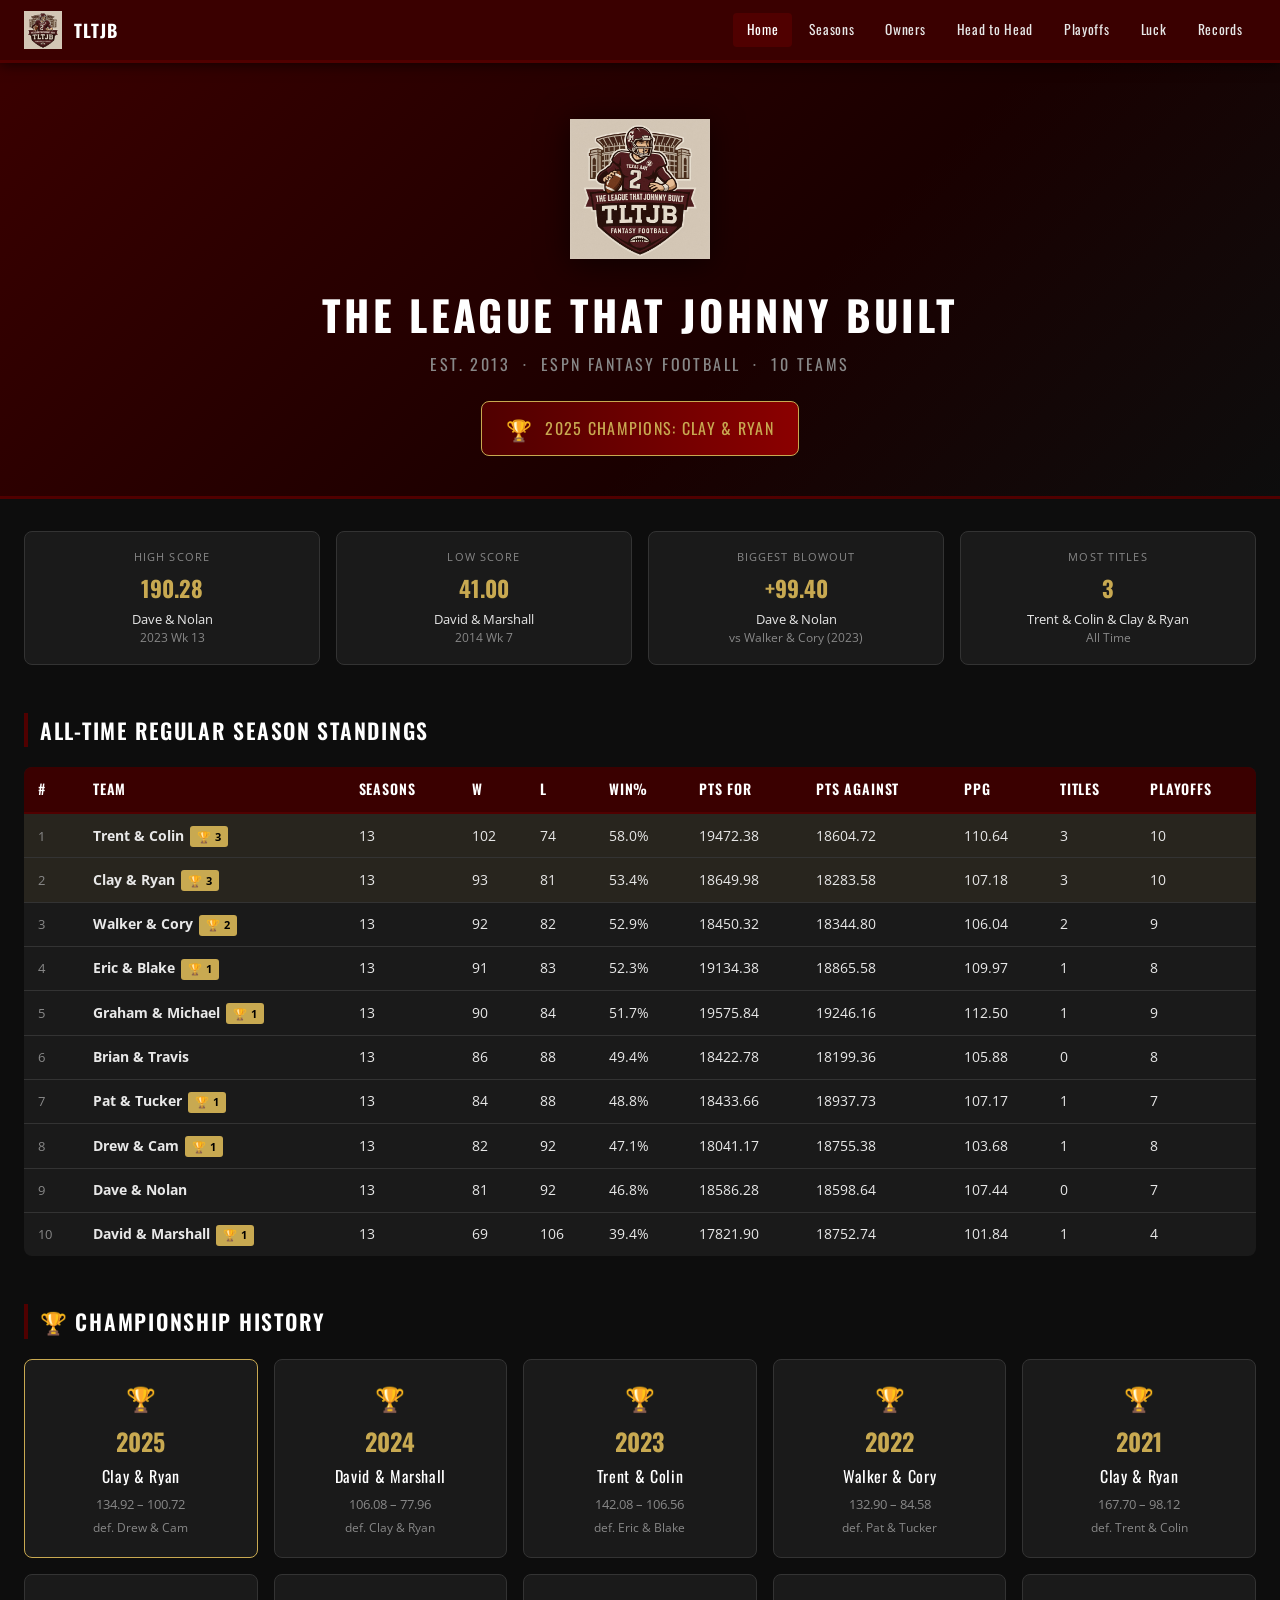
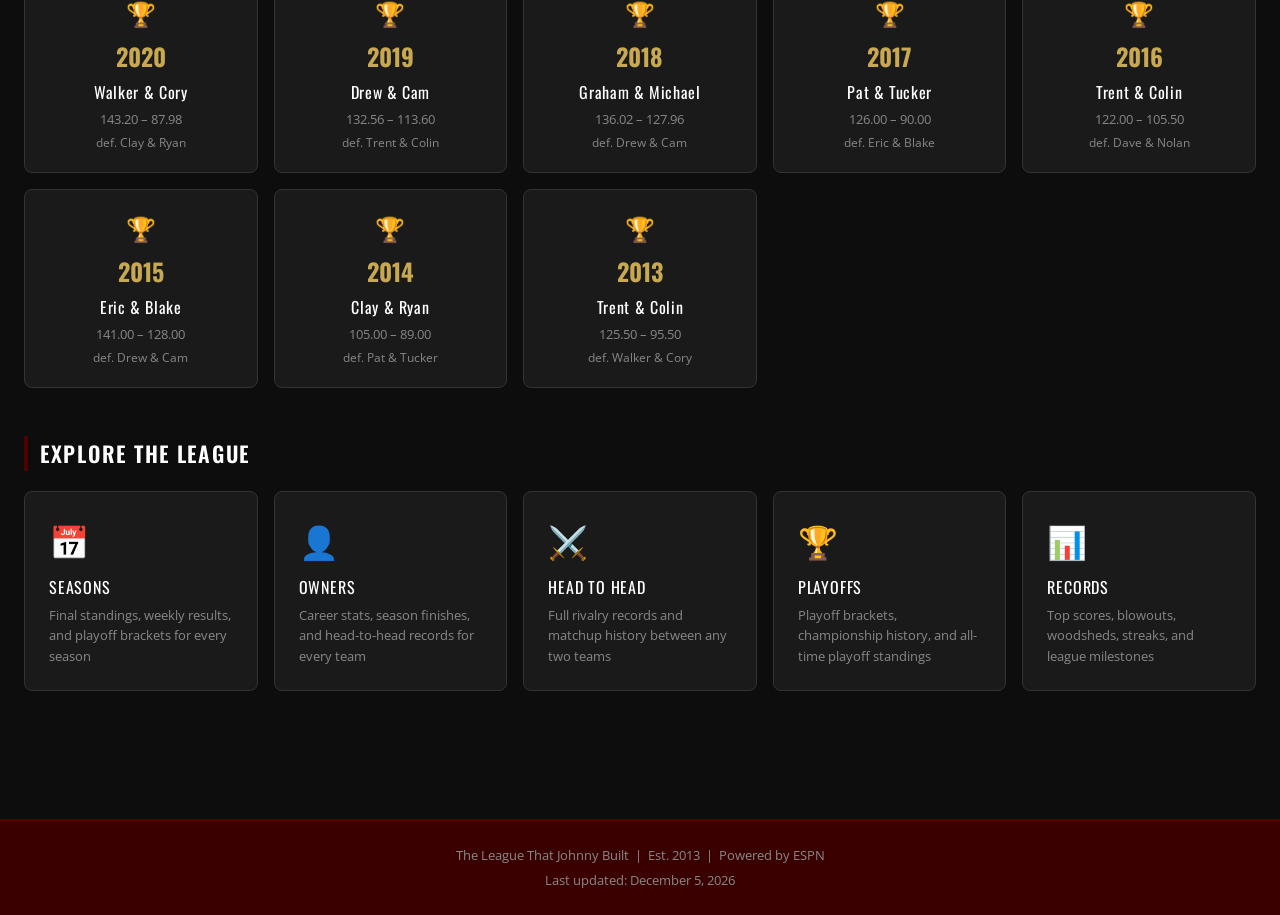
<file: index.html>
<!DOCTYPE html>
<html lang="en">
<head>
  <meta charset="UTF-8">
  <meta name="viewport" content="width=device-width, initial-scale=1.0">
  <title>TLTJB — The League That Johnny Built</title>
  <link rel="stylesheet" href="assets/style.css">
</head>
<body>
  <script src="assets/nav.js"></script>

  <section class="hero">
    <img src="assets/images/logo.png" alt="TLTJB Logo" class="hero-logo">
    <h1 class="hero-title">The League That Johnny Built</h1>
    <p class="hero-subtitle">Est. 2013 &nbsp;·&nbsp; ESPN Fantasy Football &nbsp;·&nbsp; 10 Teams</p>
    <div class="hero-champ-banner">
      <span class="trophy">🏆</span>
      <span id="champ-banner">Loading...</span>
    </div>
  </section>

  <div class="container">

    <!-- Records Strip -->
    <div class="section">
      <div class="records-strip" id="records-strip">
        <div class="record-tile"><div class="record-label">High Score</div><div class="record-value" id="rec-high">—</div><div class="record-holder" id="rec-high-team">—</div><div class="record-meta" id="rec-high-meta">—</div></div>
        <div class="record-tile"><div class="record-label">Low Score</div><div class="record-value" id="rec-low">—</div><div class="record-holder" id="rec-low-team">—</div><div class="record-meta" id="rec-low-meta">—</div></div>
        <div class="record-tile"><div class="record-label">Biggest Blowout</div><div class="record-value" id="rec-blowout">—</div><div class="record-holder" id="rec-blowout-team">—</div><div class="record-meta" id="rec-blowout-meta">—</div></div>
        <div class="record-tile"><div class="record-label">Most Titles</div><div class="record-value" id="rec-titles">—</div><div class="record-holder" id="rec-titles-team">—</div><div class="record-meta">All Time</div></div>
      </div>
    </div>

    <!-- All-time standings -->
    <div class="section">
      <h2 class="section-title">All-Time Regular Season Standings</h2>
      <div class="table-wrap">
        <table data-sortable data-numeric-cols="2,3,4,5,6,7,8,9">
          <thead>
            <tr>
              <th>#</th>
              <th>Team</th>
              <th>Seasons</th>
              <th>W</th>
              <th>L</th>
              <th>Win%</th>
              <th>Pts For</th>
              <th>Pts Against</th>
              <th>PPG</th>
              <th>Titles</th>
              <th>Playoffs</th>
            </tr>
          </thead>
          <tbody id="standings-body"></tbody>
        </table>
      </div>
    </div>

    <!-- Championship history -->
    <div class="section">
      <h2 class="section-title">🏆 Championship History</h2>
      <div class="champ-grid" id="champ-grid"></div>
    </div>

    <!-- Navigation cards -->
    <div class="section">
      <h2 class="section-title">Explore the League</h2>
      <div class="card-grid">
        <a href="seasons.html" class="nav-card">
          <div class="nav-card-icon">📅</div>
          <div class="nav-card-title">Seasons</div>
          <div class="nav-card-desc">Final standings, weekly results, and playoff brackets for every season</div>
        </a>
        <a href="owners.html" class="nav-card">
          <div class="nav-card-icon">👤</div>
          <div class="nav-card-title">Owners</div>
          <div class="nav-card-desc">Career stats, season finishes, and head-to-head records for every team</div>
        </a>
        <a href="head-to-head.html" class="nav-card">
          <div class="nav-card-icon">⚔️</div>
          <div class="nav-card-title">Head to Head</div>
          <div class="nav-card-desc">Full rivalry records and matchup history between any two teams</div>
        </a>
        <a href="playoffs.html" class="nav-card">
          <div class="nav-card-icon">🏆</div>
          <div class="nav-card-title">Playoffs</div>
          <div class="nav-card-desc">Playoff brackets, championship history, and all-time playoff standings</div>
        </a>
        <a href="records.html" class="nav-card">
          <div class="nav-card-icon">📊</div>
          <div class="nav-card-title">Records</div>
          <div class="nav-card-desc">Top scores, blowouts, woodsheds, streaks, and league milestones</div>
        </a>
      </div>
    </div>

  </div>

  <script src="assets/utils.js"></script>
  <script>
  async function init() {
    const data = await loadData();
    const { alltime_records: rec, alltime_standings: st, championship_history: ch, meta } = data;

    document.getElementById('champ-banner').textContent =
      `${meta.reigning_champion_year} Champions: ${meta.reigning_champion}`;

    // Records strip
    document.getElementById('rec-high').textContent = fmt(rec.high_score.pts);
    document.getElementById('rec-high-team').textContent = rec.high_score.display;
    document.getElementById('rec-high-meta').textContent = `${rec.high_score.year} Wk ${rec.high_score.week}`;
    document.getElementById('rec-low').textContent = fmt(rec.low_score.pts);
    document.getElementById('rec-low-team').textContent = rec.low_score.display;
    document.getElementById('rec-low-meta').textContent = `${rec.low_score.year} Wk ${rec.low_score.week}`;
    document.getElementById('rec-blowout').textContent = `+${fmt(rec.biggest_blowout.margin)}`;
    document.getElementById('rec-blowout-team').textContent = rec.biggest_blowout.winner_display;
    document.getElementById('rec-blowout-meta').textContent = `vs ${rec.biggest_blowout.loser_display} (${rec.biggest_blowout.year})`;
    const maxTitles = Math.max(...st.map(r => r.championships));
    const titledOwners = st.filter(r => r.championships === maxTitles);
    document.getElementById('rec-titles').textContent = maxTitles;
    document.getElementById('rec-titles-team').textContent = titledOwners.map(r => r.display).join(' & ');

    // Standings
    const tbody = document.getElementById('standings-body');
    st.forEach((row, i) => {
      const tr = document.createElement('tr');
      if (row.championships > 0 && row.championships === Math.max(...st.map(r => r.championships))) tr.classList.add('champ-row');
      tr.innerHTML = `
        <td class="rank-num">${i + 1}</td>
        <td class="name-col"><strong>${row.display}</strong>${row.championships > 0 ? `<span class="champ-badge">🏆 ${row.championships}</span>` : ''}</td>
        <td>${row.seasons}</td>
        <td>${row.wins}</td>
        <td>${row.losses}</td>
        <td>${fmtPct(row.win_pct)}</td>
        <td>${fmt(row.points_for)}</td>
        <td>${fmt(row.points_against)}</td>
        <td>${fmt(row.ppg)}</td>
        <td>${row.championships}</td>
        <td>${row.playoff_appearances}</td>`;
      tbody.appendChild(tr);
    });

    // Championship grid
    const grid = document.getElementById('champ-grid');
    ch.forEach((c, i) => {
      const div = document.createElement('div');
      div.className = 'champ-card' + (i === 0 ? ' latest' : '');
      div.innerHTML = `
        <div class="trophy-icon">🏆</div>
        <div class="champ-year">${c.year}</div>
        <div class="champ-name">${c.champion_display}</div>
        <div class="champ-score">${fmt(c.champion_pts)} – ${fmt(c.runner_up_pts)}</div>
        <div class="text-muted" style="font-size:0.75rem;margin-top:0.2rem">def. ${c.runner_up_display}</div>`;
      grid.appendChild(div);
    });

    initSortableTables();
  }
  init();
  </script>
</body>
</html>
</file>
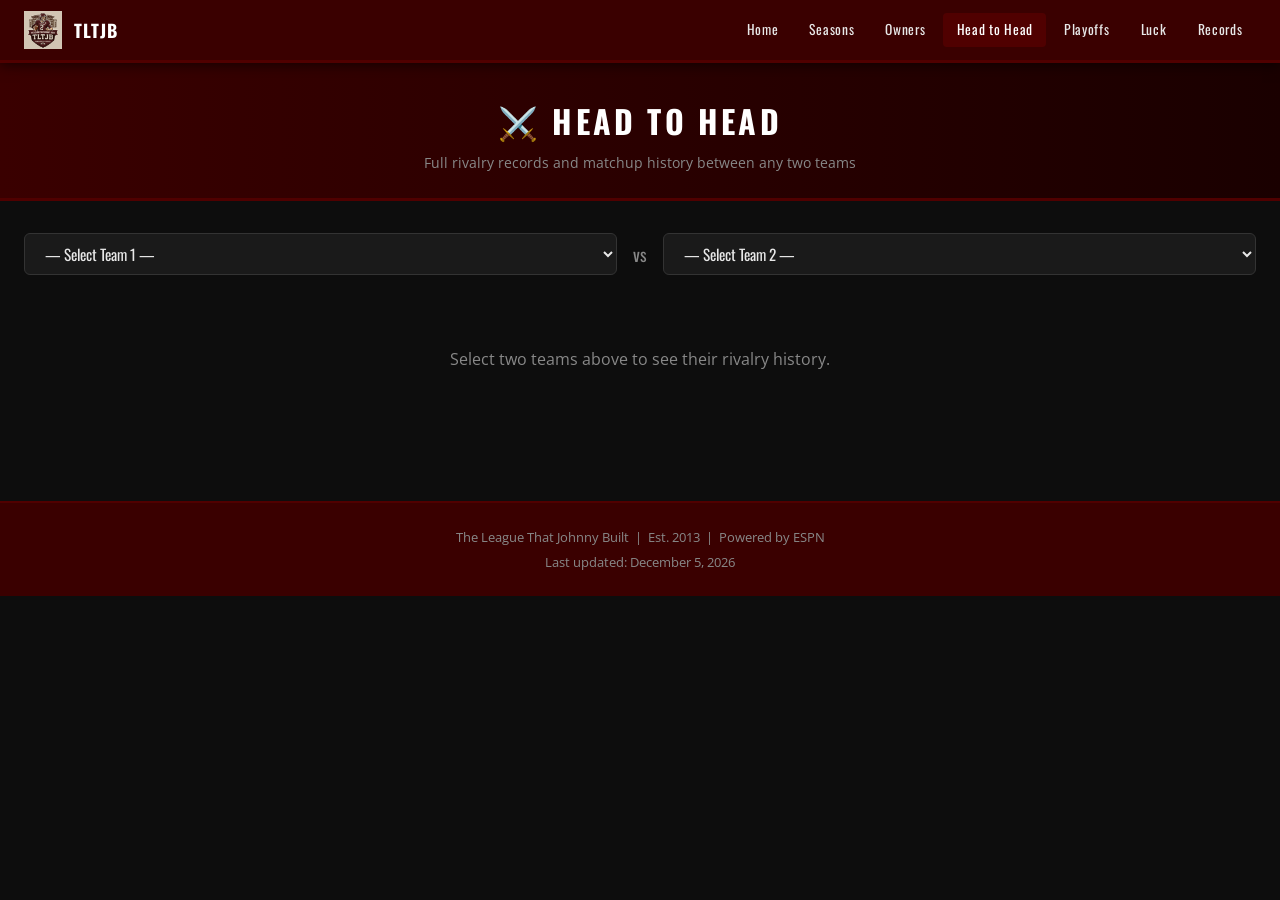
<file: head-to-head.html>
<!DOCTYPE html>
<html lang="en">
<head>
  <meta charset="UTF-8">
  <meta name="viewport" content="width=device-width, initial-scale=1.0">
  <title>Head to Head — TLTJB</title>
  <link rel="stylesheet" href="assets/style.css">
</head>
<body>
  <script src="assets/nav.js"></script>

  <div class="page-header">
    <h1>⚔️ Head to Head</h1>
    <p>Full rivalry records and matchup history between any two teams</p>
  </div>

  <div class="container">
    <div class="dropdown-row">
      <select id="team1-sel"><option value="">— Select Team 1 —</option></select>
      <span class="vs-label">vs</span>
      <select id="team2-sel"><option value="">— Select Team 2 —</option></select>
    </div>

    <div id="h2h-content">
      <div class="prompt-state"><p>Select two teams above to see their rivalry history.</p></div>
    </div>
  </div>

  <script src="assets/utils.js"></script>
  <script>
  async function init() {
    const data = await loadData();
    const { owner_stats, h2h, meta } = data;

    const teams = Object.values(owner_stats).sort((a, b) => a.display.localeCompare(b.display));
    const sel1 = document.getElementById('team1-sel');
    const sel2 = document.getElementById('team2-sel');

    teams.forEach(t => {
      [sel1, sel2].forEach(sel => {
        const opt = document.createElement('option');
        opt.value = t.team;
        opt.textContent = t.display;
        sel.appendChild(opt);
      });
    });

    function render() {
      const t1 = sel1.value;
      const t2 = sel2.value;
      const content = document.getElementById('h2h-content');
      if (!t1 || !t2 || t1 === t2) {
        content.innerHTML = '<div class="prompt-state"><p>Select two different teams to see their rivalry history.</p></div>';
        return;
      }

      const rec = h2h[t1]?.[t2] || { reg_wins: 0, reg_losses: 0, pl_wins: 0, pl_losses: 0, total_wins: 0, total_losses: 0, matchups: [] };
      const d1 = owner_stats[t1].display;
      const d2 = owner_stats[t2].display;

      // Scores for each team
      const t1scores = rec.matchups.filter(m => m.winner === t1).map(m => m.winner_pts)
        .concat(rec.matchups.filter(m => m.loser === t1).map(m => m.loser_pts));
      const t2scores = rec.matchups.filter(m => m.winner === t2).map(m => m.winner_pts)
        .concat(rec.matchups.filter(m => m.loser === t2).map(m => m.loser_pts));
      const t1avg = t1scores.length ? (t1scores.reduce((a, b) => a + b, 0) / t1scores.length) : 0;
      const t2avg = t2scores.length ? (t2scores.reduce((a, b) => a + b, 0) / t2scores.length) : 0;

      const t1bigWin = rec.matchups.filter(m => m.winner === t1).sort((a, b) => b.margin - a.margin)[0];
      const t2bigWin = rec.matchups.filter(m => m.winner === t2).sort((a, b) => b.margin - a.margin)[0];

      const sorted = [...rec.matchups].sort((a, b) => b.year - a.year || b.week - a.week);
      const seasons = [...new Set(sorted.map(m => m.year))].sort((a, b) => b - a);

      content.innerHTML = `
        <div class="section">
          <div class="h2h-summary">
            <div>
              <div class="h2h-team">${d1}</div>
              <div class="h2h-record">${rec.total_wins}-${rec.total_losses}</div>
              <div class="text-muted" style="font-size:0.8rem">RS: ${rec.reg_wins}-${rec.reg_losses} &nbsp;|&nbsp; PO: ${rec.pl_wins}-${rec.pl_losses}</div>
            </div>
            <div class="h2h-divider">⚔️</div>
            <div>
              <div class="h2h-team">${d2}</div>
              <div class="h2h-record">${rec.total_losses}-${rec.total_wins}</div>
              <div class="text-muted" style="font-size:0.8rem">RS: ${rec.reg_losses}-${rec.reg_wins} &nbsp;|&nbsp; PO: ${rec.pl_losses}-${rec.pl_wins}</div>
            </div>
          </div>
        </div>

        <div class="section">
          <div style="display:grid;grid-template-columns:1fr 1fr;gap:1rem;margin-bottom:1.5rem">
            <div class="card">
              <div class="stat-label" style="font-size:0.7rem;text-transform:uppercase;letter-spacing:0.1em;color:var(--text-muted);margin-bottom:0.5rem">${d1}</div>
              <div>Avg Score: <strong>${fmt(t1avg)}</strong></div>
              <div class="text-muted" style="font-size:0.8rem;margin-top:0.3rem">Biggest win: ${t1bigWin ? `+${fmt(t1bigWin.margin)} (${t1bigWin.year} Wk ${t1bigWin.week})` : '—'}</div>
            </div>
            <div class="card">
              <div class="stat-label" style="font-size:0.7rem;text-transform:uppercase;letter-spacing:0.1em;color:var(--text-muted);margin-bottom:0.5rem">${d2}</div>
              <div>Avg Score: <strong>${fmt(t2avg)}</strong></div>
              <div class="text-muted" style="font-size:0.8rem;margin-top:0.3rem">Biggest win: ${t2bigWin ? `+${fmt(t2bigWin.margin)} (${t2bigWin.year} Wk ${t2bigWin.week})` : '—'}</div>
            </div>
          </div>
        </div>

        <div class="section">
          <div style="display:flex;align-items:center;justify-content:space-between;flex-wrap:wrap;gap:0.5rem;margin-bottom:1rem">
            <h2 class="section-title" style="margin:0">Full Matchup History</h2>
            <select id="season-filter">
              <option value="">All Seasons</option>
              ${seasons.map(y => `<option value="${y}">${y}</option>`).join('')}
            </select>
          </div>
          <div class="table-wrap">
            <table>
              <thead><tr><th>Year</th><th>Wk</th><th>Type</th><th>Winner</th><th>Score</th><th>Loser</th><th>Score</th><th>Margin</th></tr></thead>
              <tbody id="matchup-hist-body"></tbody>
            </table>
          </div>
        </div>`;

      const mBody = document.getElementById('matchup-hist-body');
      sorted.forEach(m => {
        const tr = document.createElement('tr');
        tr.dataset.year = m.year;
        tr.innerHTML = `
          <td>${m.year}</td>
          <td>${m.week}</td>
          <td>${typeLabel(m.type, m.playoff_round)}</td>
          <td class="name-col text-gold"><strong>${m.winner_display}</strong></td>
          <td>${fmt(m.winner_pts)}</td>
          <td class="name-col">${m.loser_display}</td>
          <td>${fmt(m.loser_pts)}</td>
          <td class="text-green">+${fmt(m.margin)}</td>`;
        mBody.appendChild(tr);
      });

      document.getElementById('season-filter').addEventListener('change', function () {
        const yr = this.value;
        mBody.querySelectorAll('tr').forEach(tr => {
          tr.style.display = (!yr || tr.dataset.year === yr) ? '' : 'none';
        });
      });
    }

    sel1.addEventListener('change', render);
    sel2.addEventListener('change', render);
  }
  init();
  </script>
</body>
</html>
</file>
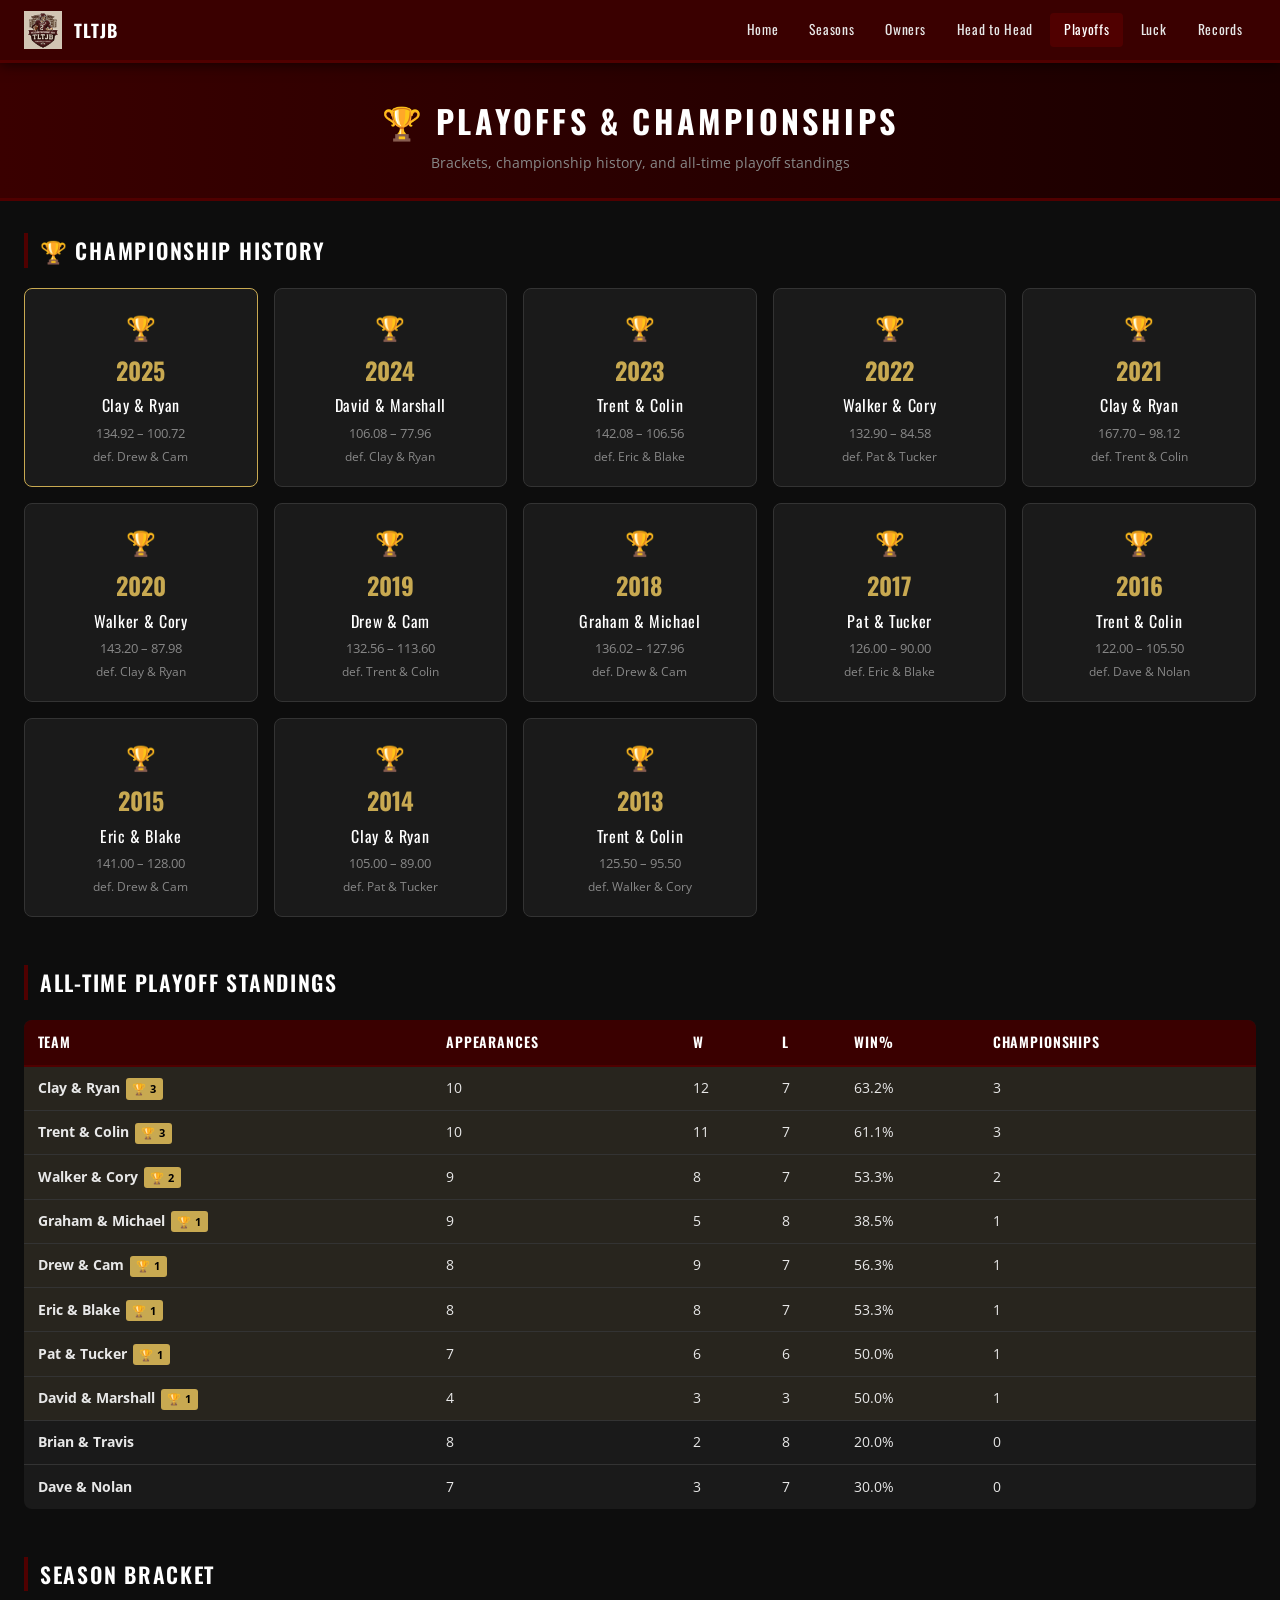
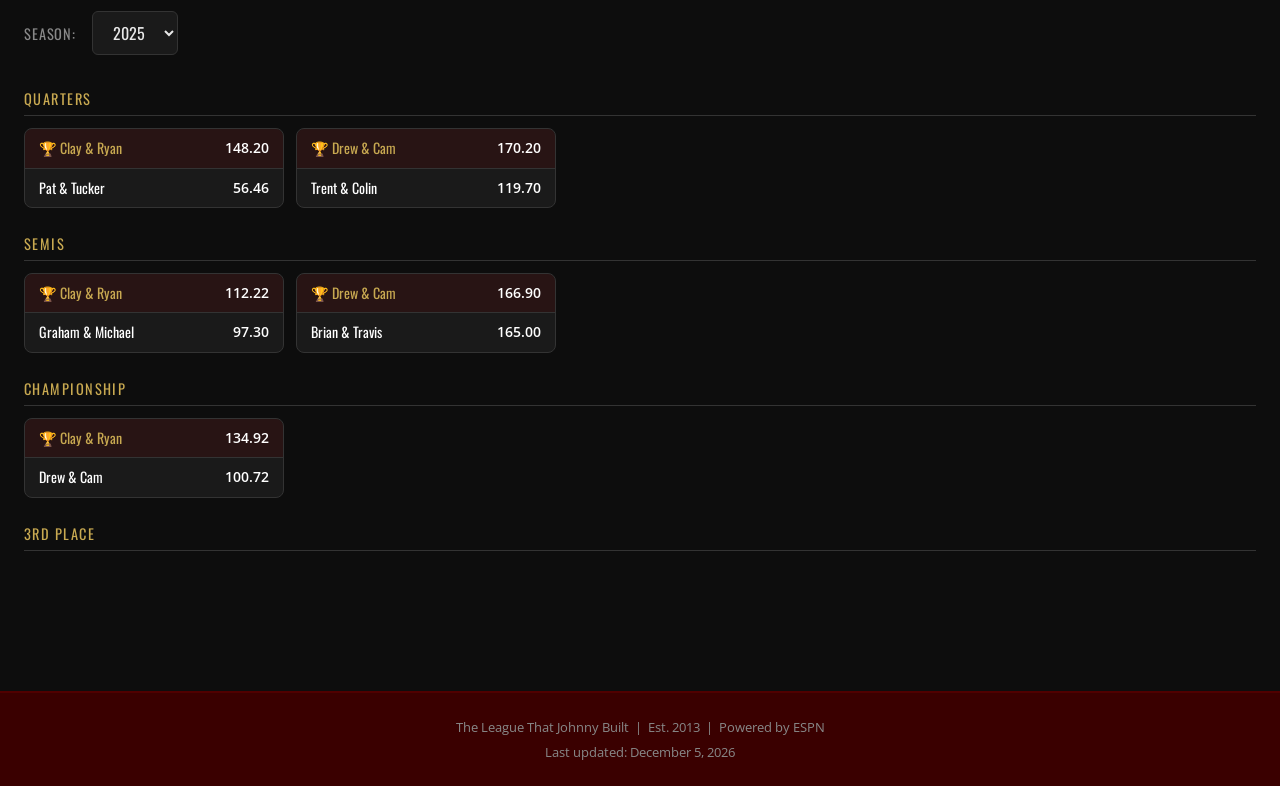
<file: playoffs.html>
<!DOCTYPE html>
<html lang="en">
<head>
  <meta charset="UTF-8">
  <meta name="viewport" content="width=device-width, initial-scale=1.0">
  <title>Playoffs — TLTJB</title>
  <link rel="stylesheet" href="assets/style.css">
</head>
<body>
  <script src="assets/nav.js"></script>

  <div class="page-header">
    <h1>🏆 Playoffs & Championships</h1>
    <p>Brackets, championship history, and all-time playoff standings</p>
  </div>

  <div class="container">

    <div class="section">
      <h2 class="section-title">🏆 Championship History</h2>
      <div class="champ-grid" id="champ-grid"></div>
    </div>

    <div class="section">
      <h2 class="section-title">All-Time Playoff Standings</h2>
      <div class="table-wrap">
        <table data-sortable data-numeric-cols="1,2,3,4,5,6">
          <thead>
            <tr>
              <th>Team</th>
              <th>Appearances</th>
              <th>W</th>
              <th>L</th>
              <th>Win%</th>
              <th>Championships</th>
            </tr>
          </thead>
          <tbody id="playoff-standings-body"></tbody>
        </table>
      </div>
    </div>

    <div class="section">
      <h2 class="section-title">Season Bracket</h2>
      <div class="season-selector">
        <label>Season:</label>
        <select id="bracket-season-sel"></select>
      </div>
      <div id="bracket-display"></div>
    </div>

  </div>

  <script src="assets/utils.js"></script>
  <script>
  async function init() {
    const data = await loadData();
    const { championship_history: ch, playoff_standings, playoff_brackets, meta } = data;

    // Champ grid
    const grid = document.getElementById('champ-grid');
    ch.forEach((c, i) => {
      const div = document.createElement('div');
      div.className = 'champ-card' + (i === 0 ? ' latest' : '');
      div.innerHTML = `
        <div class="trophy-icon">🏆</div>
        <div class="champ-year">${c.year}</div>
        <div class="champ-name">${c.champion_display}</div>
        <div class="champ-score">${fmt(c.champion_pts)} – ${fmt(c.runner_up_pts)}</div>
        <div class="text-muted" style="font-size:0.75rem;margin-top:0.2rem">def. ${c.runner_up_display}</div>`;
      grid.appendChild(div);
    });

    // Playoff standings
    const body = document.getElementById('playoff-standings-body');
    playoff_standings.forEach(row => {
      const tr = document.createElement('tr');
      if (row.championships > 0) tr.classList.add('champ-row');
      tr.innerHTML = `
        <td class="name-col"><strong>${row.display}</strong>${row.championships > 0 ? `<span class="champ-badge">🏆 ${row.championships}</span>` : ''}</td>
        <td>${row.appearances}</td>
        <td>${row.wins}</td>
        <td>${row.losses}</td>
        <td>${fmtPct(row.win_pct)}</td>
        <td>${row.championships}</td>`;
      body.appendChild(tr);
    });

    // Bracket season selector
    const sel = document.getElementById('bracket-season-sel');
    const years = [...meta.years].sort((a, b) => b - a);
    years.forEach(y => {
      const opt = document.createElement('option');
      opt.value = y;
      opt.textContent = y;
      sel.appendChild(opt);
    });

    function renderBracket(year) {
      const bracket = playoff_brackets[year] || {};
      const div = document.getElementById('bracket-display');
      div.innerHTML = '';
      const roundOrder = ['Quarters', 'Semis', 'Championship', '3rd Place'];
      let any = false;
      roundOrder.forEach(rnd => {
        const games = bracket[rnd];
        if (!games || games.length === 0) return;
        any = true;
        const section = document.createElement('div');
        section.className = 'bracket-round';
        section.innerHTML = `<div class="bracket-round-title">${rnd}</div><div class="bracket-games" id="pg-${rnd}"></div>`;
        div.appendChild(section);
        const pgDiv = section.querySelector(`#pg-${rnd}`);
        games.forEach(g => {
          const gc = document.createElement('div');
          gc.className = 'bracket-game';
          gc.innerHTML = `
            <div class="bg-team winner">
              <span class="team-name">🏆 ${g.winner_display}</span>
              <span class="team-pts">${fmt(g.winner_pts)}</span>
            </div>
            <div class="bg-team">
              <span class="team-name">${g.loser_display}</span>
              <span class="team-pts">${fmt(g.loser_pts)}</span>
            </div>`;
          pgDiv.appendChild(gc);
        });
      });
      if (!any) div.innerHTML = '<p class="text-muted">No playoff data for this season.</p>';
    }

    sel.addEventListener('change', () => renderBracket(parseInt(sel.value)));
    renderBracket(years[0]);
    initSortableTables();
  }
  init();
  </script>
</body>
</html>
</file>
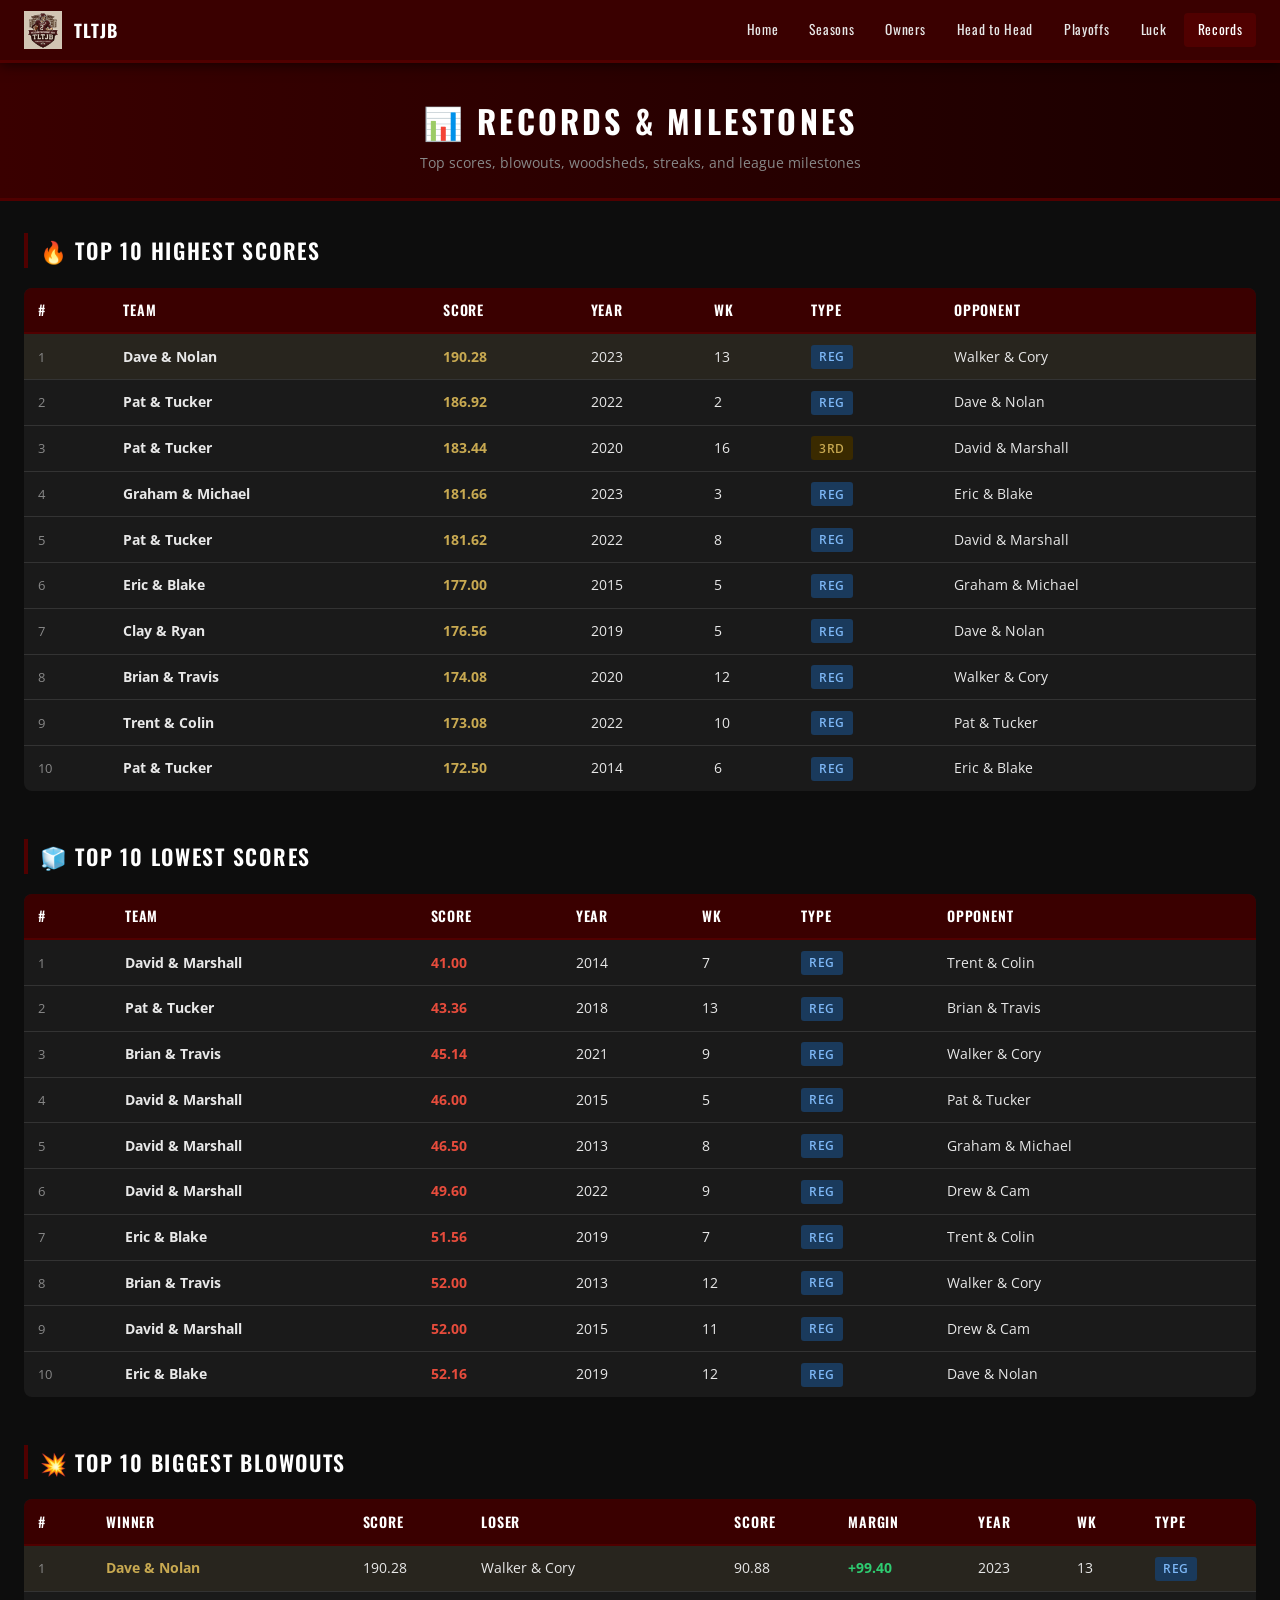
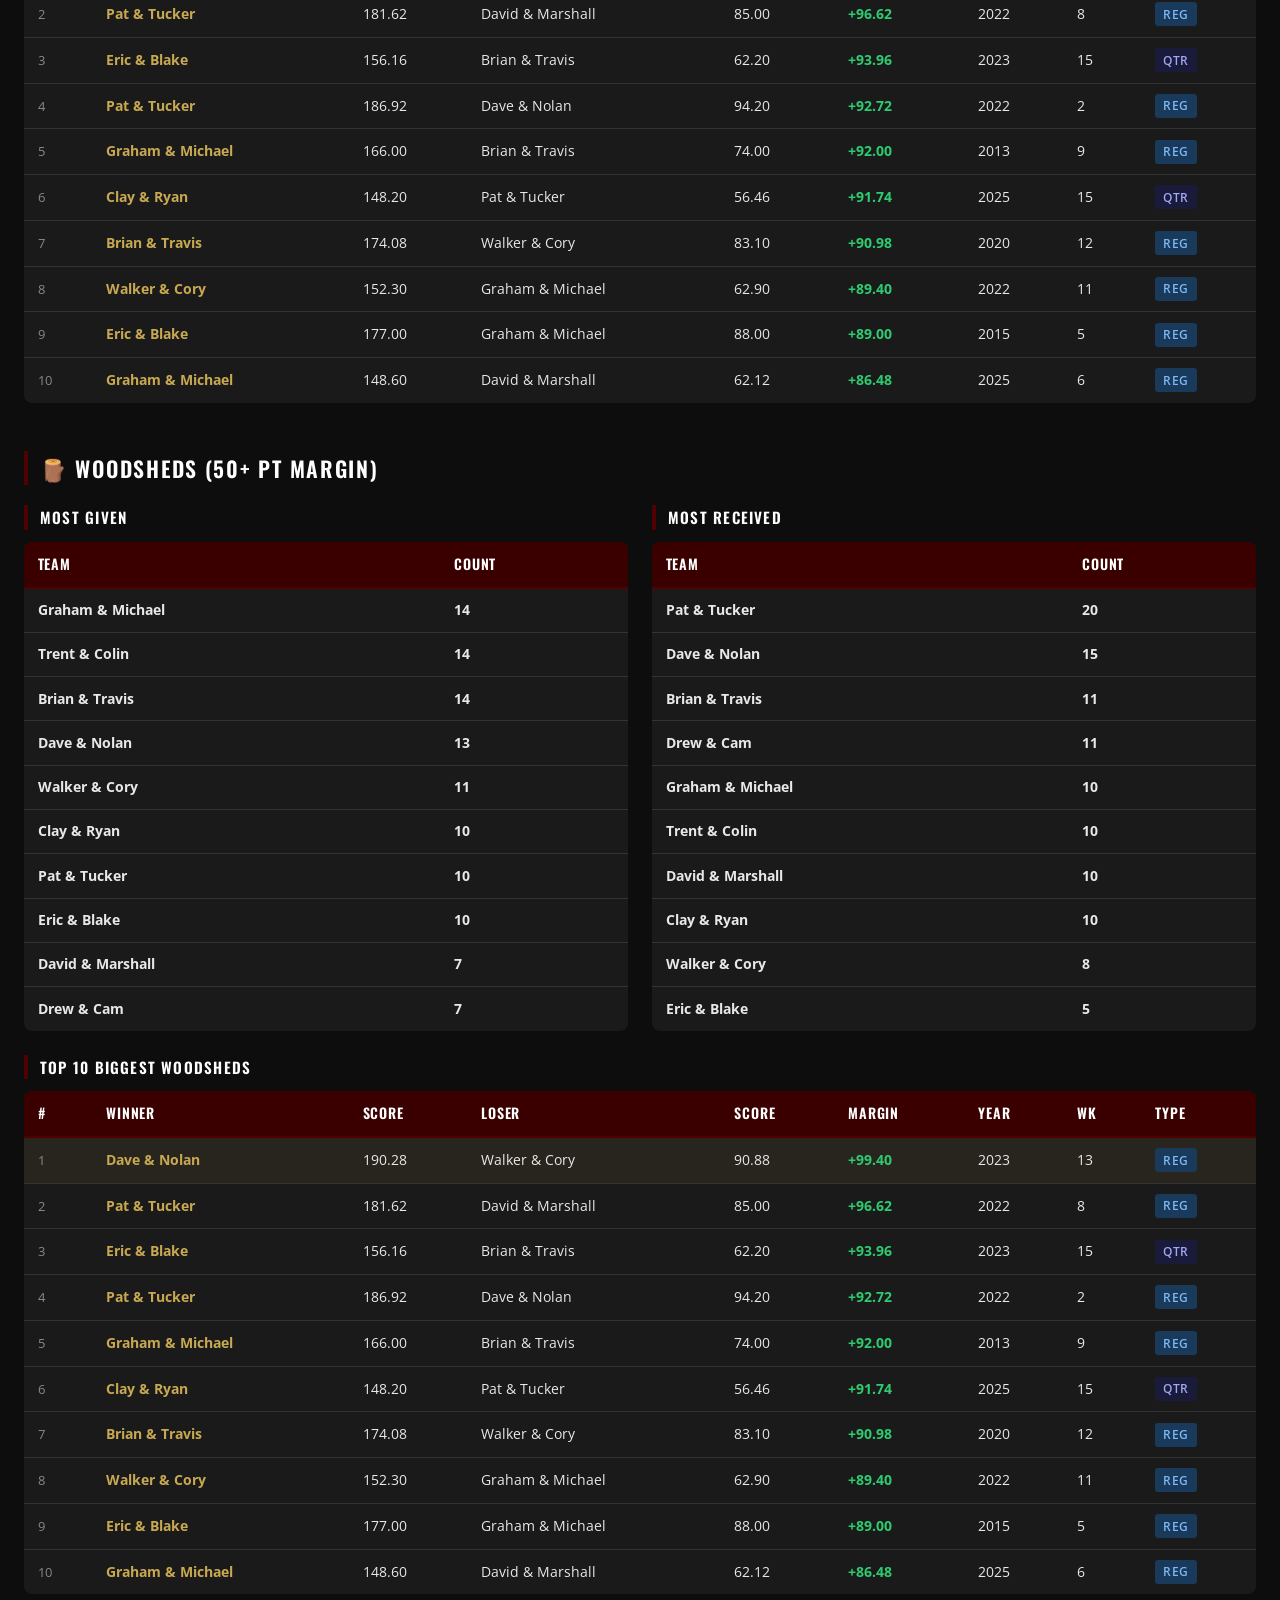
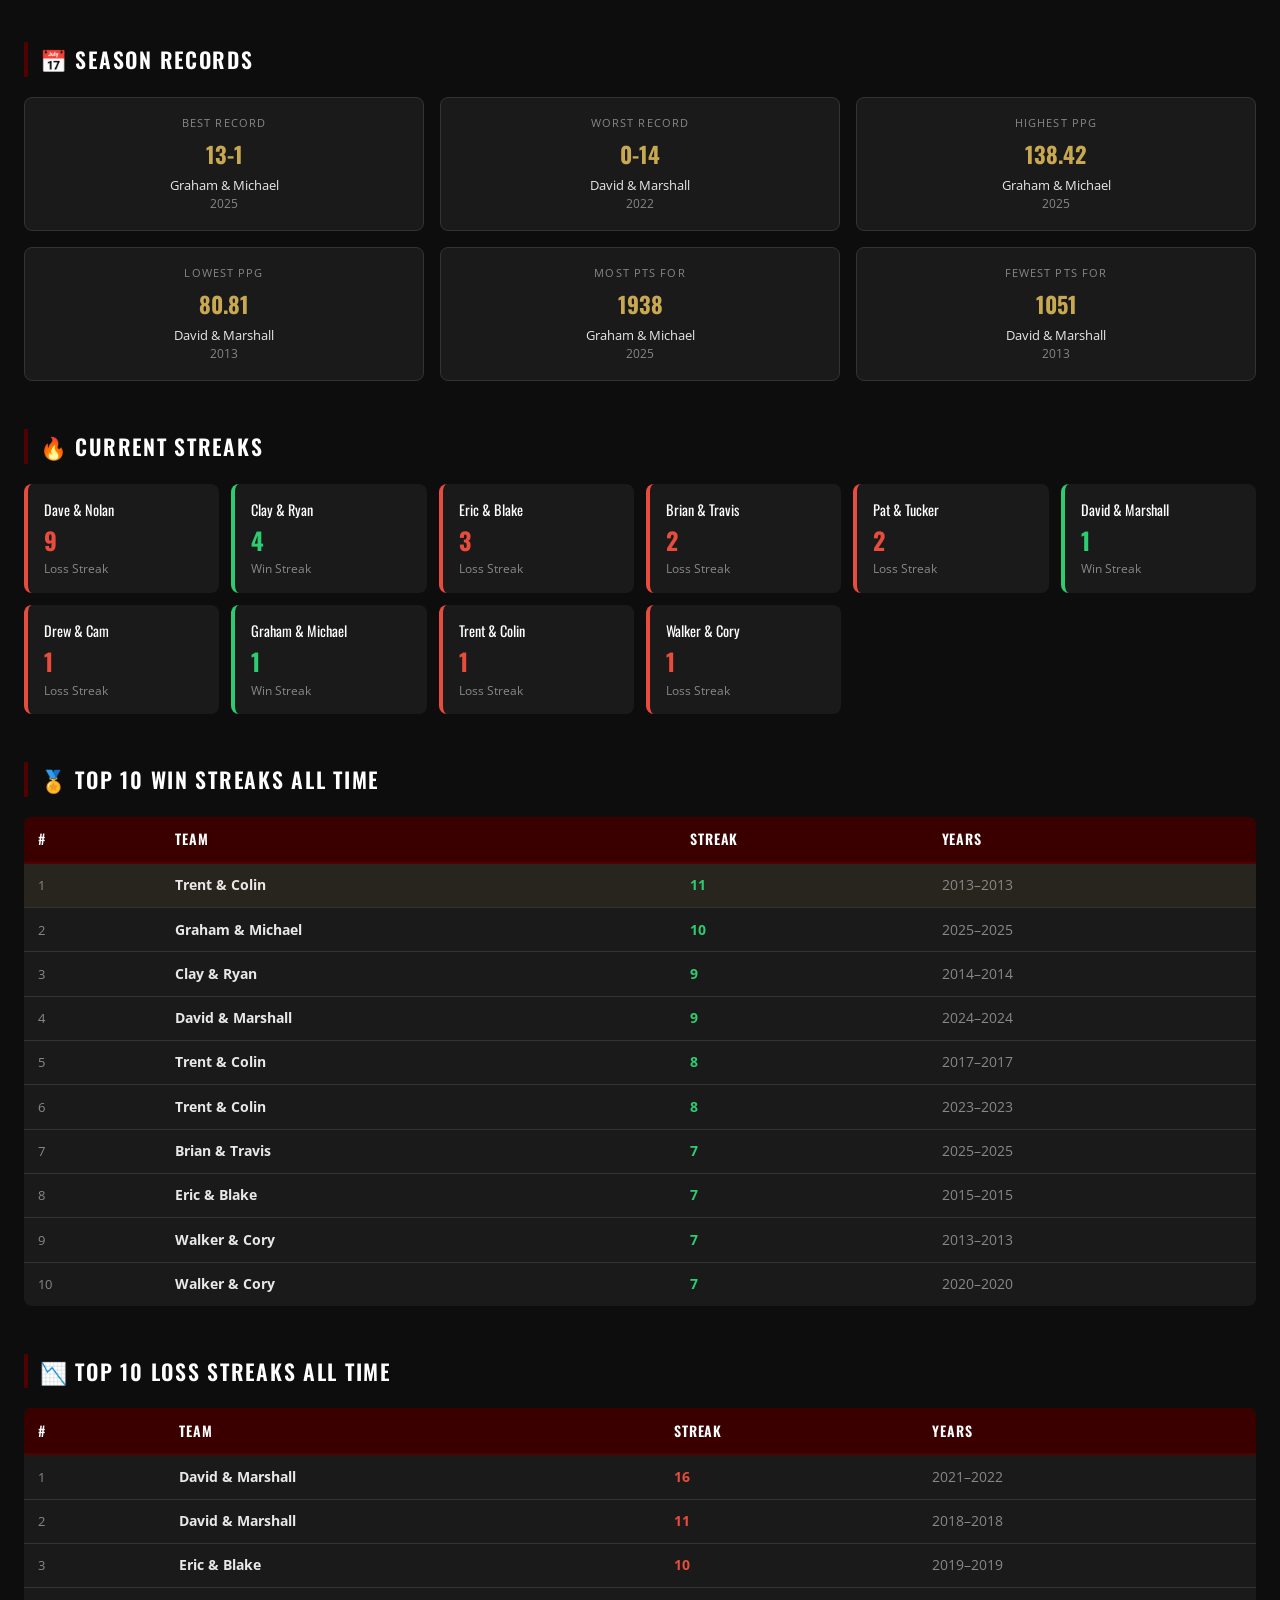
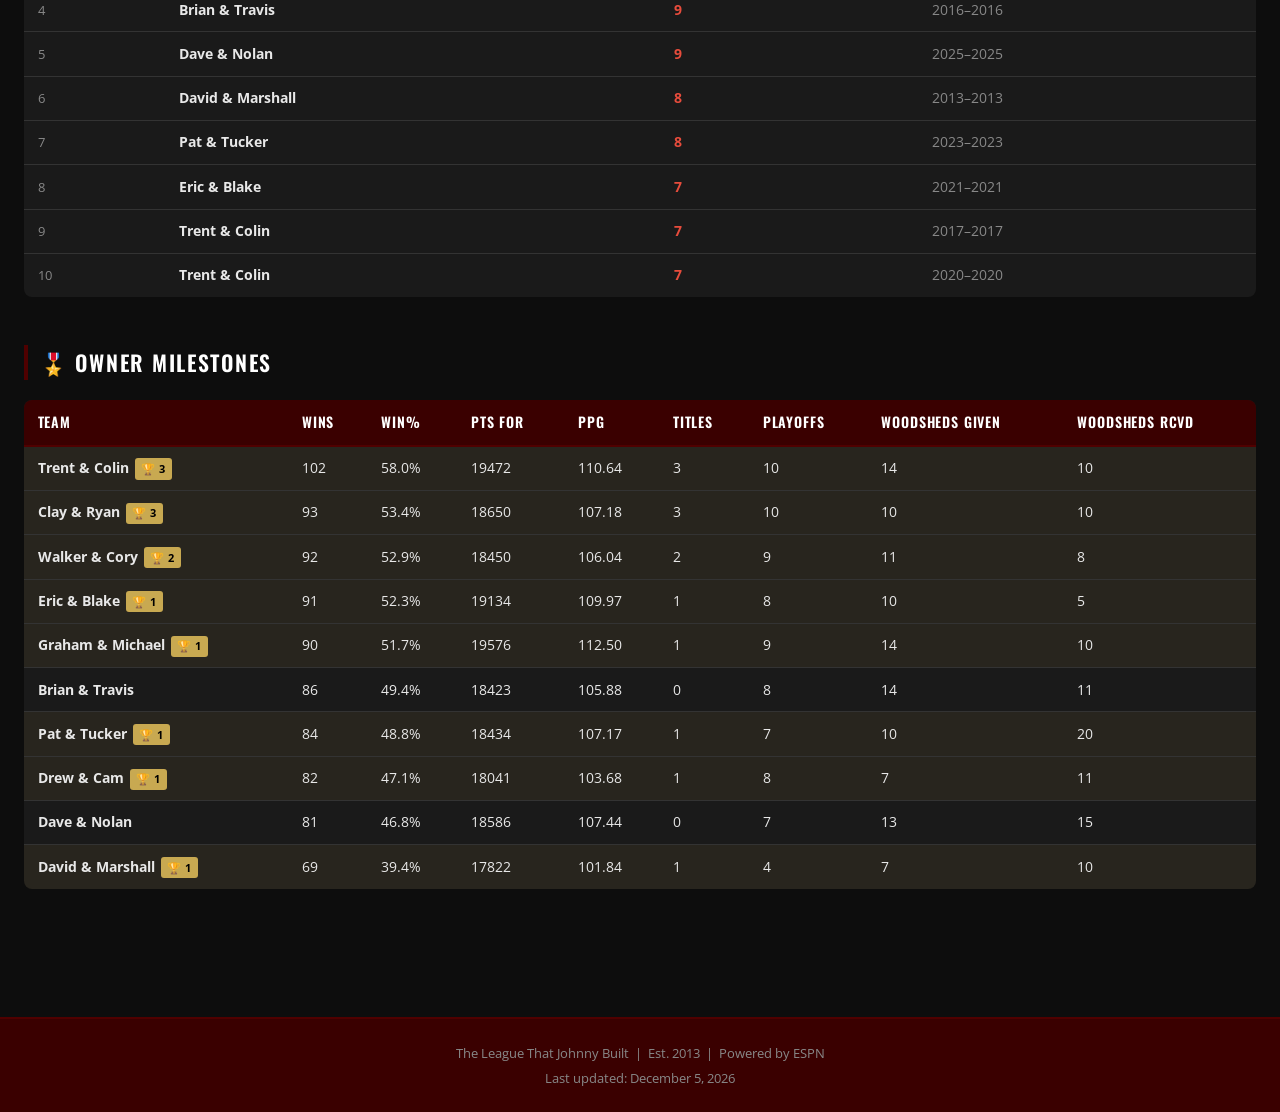
<file: records.html>
<!DOCTYPE html>
<html lang="en">
<head>
  <meta charset="UTF-8">
  <meta name="viewport" content="width=device-width, initial-scale=1.0">
  <title>Records — TLTJB</title>
  <link rel="stylesheet" href="assets/style.css">
</head>
<body>
  <script src="assets/nav.js"></script>

  <div class="page-header">
    <h1>📊 Records & Milestones</h1>
    <p>Top scores, blowouts, woodsheds, streaks, and league milestones</p>
  </div>

  <div class="container">

    <!-- Scoring Records -->
    <div class="section">
      <h2 class="section-title">🔥 Top 10 Highest Scores</h2>
      <div class="table-wrap">
        <table>
          <thead><tr><th>#</th><th>Team</th><th>Score</th><th>Year</th><th>Wk</th><th>Type</th><th>Opponent</th></tr></thead>
          <tbody id="top-high-body"></tbody>
        </table>
      </div>
    </div>

    <div class="section">
      <h2 class="section-title">🧊 Top 10 Lowest Scores</h2>
      <div class="table-wrap">
        <table>
          <thead><tr><th>#</th><th>Team</th><th>Score</th><th>Year</th><th>Wk</th><th>Type</th><th>Opponent</th></tr></thead>
          <tbody id="top-low-body"></tbody>
        </table>
      </div>
    </div>

    <div class="section">
      <h2 class="section-title">💥 Top 10 Biggest Blowouts</h2>
      <div class="table-wrap">
        <table>
          <thead><tr><th>#</th><th>Winner</th><th>Score</th><th>Loser</th><th>Score</th><th>Margin</th><th>Year</th><th>Wk</th><th>Type</th></tr></thead>
          <tbody id="blowout-body"></tbody>
        </table>
      </div>
    </div>

    <!-- Woodsheds -->
    <div class="section">
      <h2 class="section-title">🪵 Woodsheds (50+ pt margin)</h2>
      <div style="display:grid;grid-template-columns:1fr 1fr;gap:1.5rem;margin-bottom:1.5rem">
        <div>
          <div class="section-title" style="font-size:0.95rem;margin-bottom:0.75rem">Most Given</div>
          <div class="table-wrap">
            <table>
              <thead><tr><th>Team</th><th>Count</th></tr></thead>
              <tbody id="wood-given-body"></tbody>
            </table>
          </div>
        </div>
        <div>
          <div class="section-title" style="font-size:0.95rem;margin-bottom:0.75rem">Most Received</div>
          <div class="table-wrap">
            <table>
              <thead><tr><th>Team</th><th>Count</th></tr></thead>
              <tbody id="wood-rcvd-body"></tbody>
            </table>
          </div>
        </div>
      </div>
      <div class="section-title" style="font-size:0.95rem;margin-bottom:0.75rem">Top 10 Biggest Woodsheds</div>
      <div class="table-wrap">
        <table>
          <thead><tr><th>#</th><th>Winner</th><th>Score</th><th>Loser</th><th>Score</th><th>Margin</th><th>Year</th><th>Wk</th><th>Type</th></tr></thead>
          <tbody id="woodshed-body"></tbody>
        </table>
      </div>
    </div>

    <!-- Season Records -->
    <div class="section">
      <h2 class="section-title">📅 Season Records</h2>
      <div class="records-strip" id="season-rec-strip" style="grid-template-columns:repeat(3,1fr);margin-bottom:0"></div>
    </div>

    <!-- Streaks -->
    <div class="section">
      <h2 class="section-title">🔥 Current Streaks</h2>
      <div class="streak-cards" id="current-streaks"></div>
    </div>

    <div class="section">
      <h2 class="section-title">🏅 Top 10 Win Streaks All Time</h2>
      <div class="table-wrap">
        <table>
          <thead><tr><th>#</th><th>Team</th><th>Streak</th><th>Years</th></tr></thead>
          <tbody id="win-streak-body"></tbody>
        </table>
      </div>
    </div>

    <div class="section">
      <h2 class="section-title">📉 Top 10 Loss Streaks All Time</h2>
      <div class="table-wrap">
        <table>
          <thead><tr><th>#</th><th>Team</th><th>Streak</th><th>Years</th></tr></thead>
          <tbody id="loss-streak-body"></tbody>
        </table>
      </div>
    </div>

    <!-- Milestones -->
    <div class="section">
      <h2 class="section-title">🎖️ Owner Milestones</h2>
      <div class="table-wrap">
        <table data-sortable data-numeric-cols="1,2,3,4,5,6,7,8">
          <thead>
            <tr>
              <th>Team</th>
              <th>Wins</th>
              <th>Win%</th>
              <th>Pts For</th>
              <th>PPG</th>
              <th>Titles</th>
              <th>Playoffs</th>
              <th>Woodsheds Given</th>
              <th>Woodsheds Rcvd</th>
            </tr>
          </thead>
          <tbody id="milestones-body"></tbody>
        </table>
      </div>
    </div>

  </div>

  <script src="assets/utils.js"></script>
  <script>
  async function init() {
    const data = await loadData();
    const { records, season_records, streaks, milestones } = data;

    // Top high scores
    const highBody = document.getElementById('top-high-body');
    records.top10_high.forEach((r, i) => {
      const tr = document.createElement('tr');
      if (i === 0) tr.classList.add('champ-row');
      tr.innerHTML = `<td class="rank-num">${i+1}</td><td class="name-col"><strong>${r.display}</strong></td><td class="text-gold"><strong>${fmt(r.pts)}</strong></td><td>${r.year}</td><td>${r.week}</td><td>${typeLabel(r.type, r.playoff_round)}</td><td>${r.opp_display}</td>`;
      highBody.appendChild(tr);
    });

    // Top low scores
    const lowBody = document.getElementById('top-low-body');
    records.top10_low.forEach((r, i) => {
      const tr = document.createElement('tr');
      tr.innerHTML = `<td class="rank-num">${i+1}</td><td class="name-col"><strong>${r.display}</strong></td><td class="text-red"><strong>${fmt(r.pts)}</strong></td><td>${r.year}</td><td>${r.week}</td><td>${typeLabel(r.type, r.playoff_round)}</td><td>${r.opp_display}</td>`;
      lowBody.appendChild(tr);
    });

    // Blowouts
    const blowBody = document.getElementById('blowout-body');
    records.top10_blowouts.forEach((r, i) => {
      const tr = document.createElement('tr');
      if (i === 0) tr.classList.add('champ-row');
      tr.innerHTML = `<td class="rank-num">${i+1}</td><td class="name-col text-gold"><strong>${r.winner_display}</strong></td><td>${fmt(r.winner_pts)}</td><td class="name-col">${r.loser_display}</td><td>${fmt(r.loser_pts)}</td><td class="text-green"><strong>+${fmt(r.margin)}</strong></td><td>${r.year}</td><td>${r.week}</td><td>${typeLabel(r.type, r.playoff_round)}</td>`;
      blowBody.appendChild(tr);
    });

    // Woodsheds
    const wBody = document.getElementById('woodshed-body');
    records.woodsheds.top10.forEach((r, i) => {
      const tr = document.createElement('tr');
      if (i === 0) tr.classList.add('champ-row');
      tr.innerHTML = `<td class="rank-num">${i+1}</td><td class="name-col text-gold"><strong>${r.winner_display}</strong></td><td>${fmt(r.winner_pts)}</td><td class="name-col">${r.loser_display}</td><td>${fmt(r.loser_pts)}</td><td class="text-green"><strong>+${fmt(r.margin)}</strong></td><td>${r.year}</td><td>${r.week}</td><td>${typeLabel(r.type, r.playoff_round)}</td>`;
      wBody.appendChild(tr);
    });

    const givenBody = document.getElementById('wood-given-body');
    records.woodsheds.given_leaderboard.forEach(r => {
      const tr = document.createElement('tr');
      tr.innerHTML = `<td class="name-col"><strong>${r.display}</strong></td><td><strong>${r.count}</strong></td>`;
      givenBody.appendChild(tr);
    });

    const rcvdBody = document.getElementById('wood-rcvd-body');
    records.woodsheds.received_leaderboard.forEach(r => {
      const tr = document.createElement('tr');
      tr.innerHTML = `<td class="name-col"><strong>${r.display}</strong></td><td><strong>${r.count}</strong></td>`;
      rcvdBody.appendChild(tr);
    });

    // Season records strip
    const srStrip = document.getElementById('season-rec-strip');
    const sr = season_records;
    const tiles = [
      { label: 'Best Record', value: `${sr.best_record.wins}-${sr.best_record.losses}`, holder: sr.best_record.display, meta: sr.best_record.year },
      { label: 'Worst Record', value: `${sr.worst_record.wins}-${sr.worst_record.losses}`, holder: sr.worst_record.display, meta: sr.worst_record.year },
      { label: 'Highest PPG', value: fmt(sr.highest_ppg.ppg), holder: sr.highest_ppg.display, meta: sr.highest_ppg.year },
      { label: 'Lowest PPG', value: fmt(sr.lowest_ppg.ppg), holder: sr.lowest_ppg.display, meta: sr.lowest_ppg.year },
      { label: 'Most Pts For', value: fmt(sr.highest_pf.points_for, 0), holder: sr.highest_pf.display, meta: sr.highest_pf.year },
      { label: 'Fewest Pts For', value: fmt(sr.lowest_pf.points_for, 0), holder: sr.lowest_pf.display, meta: sr.lowest_pf.year },
    ];
    tiles.forEach(t => {
      const div = document.createElement('div');
      div.className = 'record-tile';
      div.innerHTML = `<div class="record-label">${t.label}</div><div class="record-value">${t.value}</div><div class="record-holder">${t.holder}</div><div class="record-meta">${t.meta}</div>`;
      srStrip.appendChild(div);
    });

    // Current streaks
    const csDiv = document.getElementById('current-streaks');
    streaks.current.forEach(s => {
      const div = document.createElement('div');
      div.className = `streak-card ${s.type === 'W' ? 'win' : 'loss'}`;
      div.innerHTML = `<div class="streak-team">${s.display}</div><div class="streak-num">${s.length}</div><div class="streak-label">${s.type === 'W' ? 'Win' : 'Loss'} Streak</div>`;
      csDiv.appendChild(div);
    });

    // Win streaks
    const wsBody = document.getElementById('win-streak-body');
    streaks.top10_win_streaks.forEach((s, i) => {
      const tr = document.createElement('tr');
      if (i === 0) tr.classList.add('champ-row');
      tr.innerHTML = `<td class="rank-num">${i+1}</td><td class="name-col"><strong>${s.display}</strong></td><td class="text-green"><strong>${s.length}</strong></td><td class="text-muted">${s.start_year}–${s.end_year}</td>`;
      wsBody.appendChild(tr);
    });

    // Loss streaks
    const lsBody = document.getElementById('loss-streak-body');
    streaks.top10_loss_streaks.forEach((s, i) => {
      const tr = document.createElement('tr');
      tr.innerHTML = `<td class="rank-num">${i+1}</td><td class="name-col"><strong>${s.display}</strong></td><td class="text-red"><strong>${s.length}</strong></td><td class="text-muted">${s.start_year}–${s.end_year}</td>`;
      lsBody.appendChild(tr);
    });

    // Milestones
    const mBody = document.getElementById('milestones-body');
    milestones.sort((a, b) => b.wins - a.wins).forEach(m => {
      const tr = document.createElement('tr');
      if (m.championships > 0) tr.classList.add('champ-row');
      tr.innerHTML = `
        <td class="name-col"><strong>${m.display}</strong>${m.championships > 0 ? `<span class="champ-badge">🏆 ${m.championships}</span>` : ''}</td>
        <td>${m.wins}</td>
        <td>${fmtPct(m.win_pct)}</td>
        <td>${fmt(m.points_for, 0)}</td>
        <td>${fmt(m.ppg)}</td>
        <td>${m.championships}</td>
        <td>${m.playoff_appearances}</td>
        <td>${m.woodsheds_given}</td>
        <td>${m.woodsheds_received}</td>`;
      mBody.appendChild(tr);
    });

    initSortableTables();
  }
  init();
  </script>
</body>
</html>
</file>
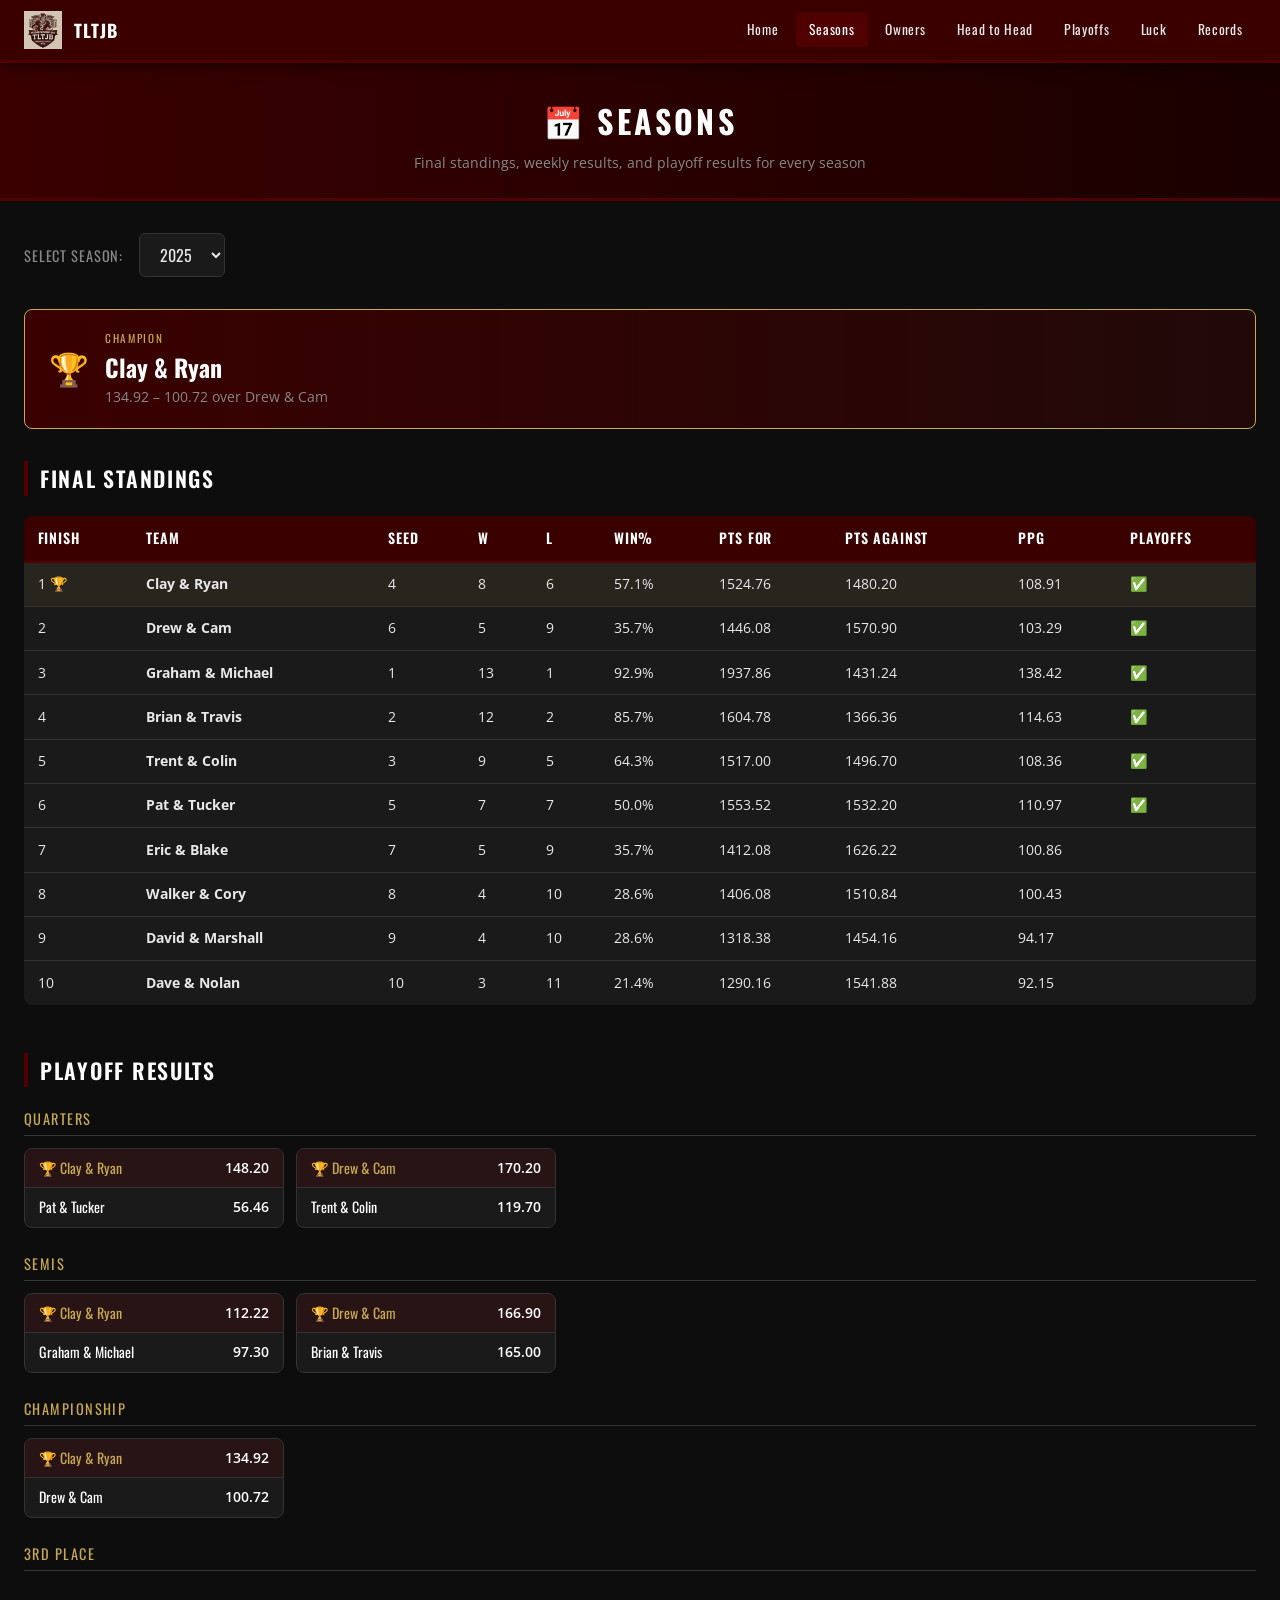
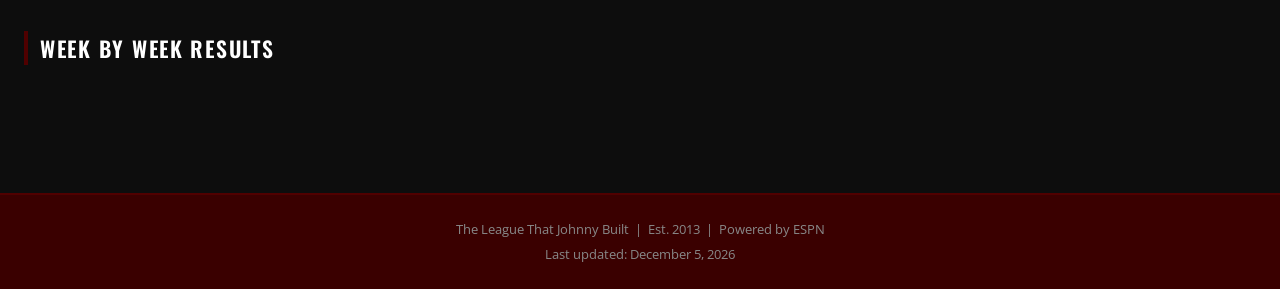
<file: seasons.html>
<!DOCTYPE html>
<html lang="en">
<head>
  <meta charset="UTF-8">
  <meta name="viewport" content="width=device-width, initial-scale=1.0">
  <title>Seasons — TLTJB</title>
  <link rel="stylesheet" href="assets/style.css">
</head>
<body>
  <script src="assets/nav.js"></script>

  <div class="page-header">
    <h1>📅 Seasons</h1>
    <p>Final standings, weekly results, and playoff results for every season</p>
  </div>

  <div class="container">
    <div class="season-selector">
      <label>Select Season:</label>
      <select id="season-select"></select>
    </div>

    <div id="champ-callout" class="champ-callout hidden">
      <div class="trophy">🏆</div>
      <div class="champ-text">
        <div class="label">Champion</div>
        <div class="name" id="cc-name">—</div>
        <div class="score" id="cc-score">—</div>
      </div>
    </div>

    <div class="section">
      <h2 class="section-title">Final Standings</h2>
      <div class="table-wrap">
        <table data-sortable data-numeric-cols="1,2,3,4,5,6,7,8">
          <thead>
            <tr>
              <th>Finish</th>
              <th>Team</th>
              <th>Seed</th>
              <th>W</th>
              <th>L</th>
              <th>Win%</th>
              <th>Pts For</th>
              <th>Pts Against</th>
              <th>PPG</th>
              <th>Playoffs</th>
            </tr>
          </thead>
          <tbody id="season-standings-body"></tbody>
        </table>
      </div>
    </div>

    <div class="section">
      <h2 class="section-title">Playoff Results</h2>
      <div id="playoff-results"></div>
    </div>

    <div class="section">
      <h2 class="section-title">Week by Week Results</h2>
      <div id="weekly-results"></div>
    </div>
  </div>

  <script src="assets/utils.js"></script>
  <script>
  async function init() {
    const data = await loadData();
    const { meta, season_tables, playoff_brackets, weekly_matchups } = data;
    const years = [...meta.years].sort((a, b) => b - a);

    const sel = document.getElementById('season-select');
    years.forEach(y => {
      const opt = document.createElement('option');
      opt.value = y;
      opt.textContent = y;
      sel.appendChild(opt);
    });

    function renderSeason(year) {
      const table = season_tables[year] || [];
      const bracket = playoff_brackets[year] || {};
      const weekly = weekly_matchups[year] || [];

      // Champion callout
      const champ = table.find(r => r.final_rank === 1);
      if (champ) {
        const champGame = (bracket['Championship'] || [])[0];
        document.getElementById('cc-name').textContent = champ.display;
        document.getElementById('cc-score').textContent = champGame
          ? `${fmt(champGame.winner_pts)} – ${fmt(champGame.loser_pts)} over ${champGame.loser_display}`
          : `${champ.wins}-${champ.losses}`;
        document.getElementById('champ-callout').classList.remove('hidden');
      }

      // Standings
      const tbody = document.getElementById('season-standings-body');
      tbody.innerHTML = '';
      table.forEach(row => {
        const tr = document.createElement('tr');
        if (row.final_rank === 1) tr.classList.add('champ-row');
        tr.innerHTML = `
          <td>${row.final_rank}${row.final_rank === 1 ? ' 🏆' : ''}</td>
          <td class="name-col"><strong>${row.display}</strong></td>
          <td>${row.playoff_seed}</td>
          <td>${row.wins}</td>
          <td>${row.losses}</td>
          <td>${fmtPct(row.wins / (row.wins + row.losses))}</td>
          <td>${fmt(row.points_for)}</td>
          <td>${fmt(row.points_against)}</td>
          <td>${fmt(row.ppg)}</td>
          <td>${row.playoff ? '✅' : ''}</td>`;
        tbody.appendChild(tr);
      });

      // Playoff results
      const prDiv = document.getElementById('playoff-results');
      prDiv.innerHTML = '';
      const roundOrder = ['Quarters', 'Semis', 'Championship', '3rd Place'];
      let hasPlayoffs = false;
      roundOrder.forEach(rnd => {
        const games = bracket[rnd];
        if (!games || games.length === 0) return;
        hasPlayoffs = true;
        const section = document.createElement('div');
        section.className = 'bracket-round';
        section.innerHTML = `<div class="bracket-round-title">${rnd}</div><div class="bracket-games" id="bg-${rnd}"></div>`;
        prDiv.appendChild(section);
        const bgDiv = section.querySelector(`#bg-${rnd}`);
        games.forEach(g => {
          const gc = document.createElement('div');
          gc.className = 'bracket-game';
          gc.innerHTML = `
            <div class="bg-team winner">
              <span class="team-name">🏆 ${g.winner_display}</span>
              <span class="team-pts">${fmt(g.winner_pts)}</span>
            </div>
            <div class="bg-team">
              <span class="team-name">${g.loser_display}</span>
              <span class="team-pts">${fmt(g.loser_pts)}</span>
            </div>`;
          bgDiv.appendChild(gc);
        });
      });
      if (!hasPlayoffs) prDiv.innerHTML = '<p class="text-muted">No playoff data available.</p>';

      // Weekly results
      const wrDiv = document.getElementById('weekly-results');
      wrDiv.innerHTML = '';
      weekly.forEach(wk => {
        const wkDiv = document.createElement('div');
        wkDiv.style.marginBottom = '1.5rem';
        wkDiv.innerHTML = `<div class="bracket-round-title" style="margin-bottom:0.5rem">Week ${wk.week}</div>`;
        const wrap = document.createElement('div');
        wrap.className = 'table-wrap';
        const tbl = document.createElement('table');
        tbl.innerHTML = `<thead><tr>
          <th>Winner</th><th>Score</th><th>Record Before</th>
          <th>vs</th>
          <th>Loser</th><th>Score</th><th>Record Before</th>
          <th>Margin</th>
        </tr></thead>`;
        const tb = document.createElement('tbody');
        wk.games.forEach(g => {
          const tr = document.createElement('tr');
          tr.innerHTML = `
            <td class="name-col text-gold"><strong>${g.winner_display}</strong></td>
            <td>${fmt(g.winner_pts)}</td>
            <td class="text-muted">${fmtRecord(g.winner_record_before.wins, g.winner_record_before.losses)}</td>
            <td class="text-muted">vs</td>
            <td class="name-col">${g.loser_display}</td>
            <td>${fmt(g.loser_pts)}</td>
            <td class="text-muted">${fmtRecord(g.loser_record_before.wins, g.loser_record_before.losses)}</td>
            <td class="text-green">+${fmt(g.margin)}</td>`;
          tb.appendChild(tr);
        });
        tbl.appendChild(tb);
        wrap.appendChild(tbl);
        wkDiv.appendChild(wrap);
        wrDiv.appendChild(wkDiv);
      });
    }

    sel.addEventListener('change', () => renderSeason(parseInt(sel.value)));
    renderSeason(years[0]);
    initSortableTables();
  }
  init();
  </script>
</body>
</html>
</file>
<file: assets/style.css>
/* TLTJB — The League That Johnny Built */
@import url('https://fonts.googleapis.com/css2?family=Oswald:wght@400;600;700&family=Open+Sans:wght@400;600&display=swap');

:root {
  --primary: #500000;
  --primary-dark: #3a0000;
  --primary-light: #6b0000;
  --secondary: #ffffff;
  --accent: #8B0000;
  --gold: #c8a951;
  --bg: #0d0d0d;
  --bg-card: #1a1a1a;
  --bg-card-hover: #222222;
  --border: #333333;
  --text: #e8e8e8;
  --text-muted: #888888;
  --green: #2ecc71;
  --red: #e74c3c;
  --font-head: 'Oswald', sans-serif;
  --font-body: 'Open Sans', sans-serif;
}

*, *::before, *::after { box-sizing: border-box; margin: 0; padding: 0; }
html { scroll-behavior: smooth; }

body {
  background: var(--bg);
  color: var(--text);
  font-family: var(--font-body);
  font-size: 15px;
  line-height: 1.6;
  min-height: 100vh;
}

/* ── NAVBAR ─────────────────────────────────────────────────────── */
.navbar {
  background: var(--primary-dark);
  border-bottom: 3px solid var(--primary);
  position: sticky;
  top: 0;
  z-index: 1000;
  box-shadow: 0 2px 12px rgba(0,0,0,0.6);
}
.nav-inner {
  max-width: 1300px;
  margin: 0 auto;
  padding: 0 1.5rem;
  display: flex;
  align-items: center;
  gap: 1.5rem;
  height: 60px;
}
.nav-brand {
  display: flex;
  align-items: center;
  gap: 0.75rem;
  text-decoration: none;
}
.nav-brand img { height: 38px; width: auto; }
.nav-brand span {
  font-family: var(--font-head);
  font-size: 1.1rem;
  font-weight: 700;
  color: var(--secondary);
  letter-spacing: 0.05em;
}
.nav-links {
  display: flex;
  gap: 0.25rem;
  margin-left: auto;
  list-style: none;
}
.nav-links a {
  display: block;
  padding: 0.4rem 0.85rem;
  color: var(--text);
  text-decoration: none;
  font-family: var(--font-head);
  font-size: 0.85rem;
  letter-spacing: 0.05em;
  border-radius: 4px;
  transition: background 0.15s, color 0.15s;
}
.nav-links a:hover, .nav-links a.active {
  background: var(--primary);
  color: var(--secondary);
}
.hamburger {
  display: none;
  flex-direction: column;
  gap: 5px;
  background: none;
  border: none;
  cursor: pointer;
  padding: 4px;
  margin-left: auto;
}
.hamburger span {
  display: block;
  width: 24px;
  height: 2px;
  background: var(--secondary);
  transition: transform 0.25s;
}
.mobile-menu {
  display: none;
  background: var(--primary-dark);
  border-top: 1px solid var(--border);
  padding: 0.5rem 1rem 1rem;
}
.mobile-menu.open { display: block; }
.mobile-menu a {
  display: block;
  padding: 0.75rem 0.5rem;
  border-bottom: 1px solid var(--border);
  color: var(--text);
  text-decoration: none;
  font-family: var(--font-head);
  letter-spacing: 0.05em;
}
.mobile-menu a:last-child { border-bottom: none; }

/* ── HERO ───────────────────────────────────────────────────────── */
.hero {
  background: linear-gradient(135deg, var(--primary-dark) 0%, #1a0000 60%, #0d0d0d 100%);
  padding: 3.5rem 1.5rem 2.5rem;
  text-align: center;
  border-bottom: 3px solid var(--primary);
}
.hero-logo { height: 140px; width: auto; margin-bottom: 1rem; filter: drop-shadow(0 4px 16px rgba(0,0,0,0.6)); }
.hero-title {
  font-family: var(--font-head);
  font-size: 2.6rem;
  font-weight: 700;
  letter-spacing: 0.08em;
  text-transform: uppercase;
  color: var(--secondary);
  margin-bottom: 0.25rem;
}
.hero-subtitle {
  font-family: var(--font-head);
  font-size: 1rem;
  color: var(--text-muted);
  letter-spacing: 0.15em;
  text-transform: uppercase;
  margin-bottom: 1.5rem;
}
.hero-champ-banner {
  display: inline-flex;
  align-items: center;
  gap: 0.75rem;
  background: linear-gradient(90deg, var(--primary) 0%, var(--accent) 100%);
  border: 1px solid var(--gold);
  border-radius: 8px;
  padding: 0.6rem 1.5rem;
  font-family: var(--font-head);
  font-size: 1rem;
  color: var(--gold);
  letter-spacing: 0.08em;
  text-transform: uppercase;
}
.hero-champ-banner .trophy { font-size: 1.3rem; }

/* ── PAGE HEADER ────────────────────────────────────────────────── */
.page-header {
  background: linear-gradient(90deg, var(--primary-dark), #1a0000);
  border-bottom: 3px solid var(--primary);
  padding: 2rem 1.5rem 1.5rem;
  text-align: center;
}
.page-header h1 {
  font-family: var(--font-head);
  font-size: 2rem;
  font-weight: 700;
  letter-spacing: 0.1em;
  text-transform: uppercase;
  color: var(--secondary);
}
.page-header p { color: var(--text-muted); margin-top: 0.3rem; font-size: 0.9rem; }

/* ── LAYOUT ─────────────────────────────────────────────────────── */
.container { max-width: 1300px; margin: 0 auto; padding: 2rem 1.5rem; }
.section { margin-bottom: 3rem; }
.section-title {
  font-family: var(--font-head);
  font-size: 1.35rem;
  font-weight: 600;
  letter-spacing: 0.08em;
  text-transform: uppercase;
  color: var(--secondary);
  border-left: 4px solid var(--primary);
  padding-left: 0.75rem;
  margin-bottom: 1.25rem;
}

/* ── CARDS ──────────────────────────────────────────────────────── */
.card {
  background: var(--bg-card);
  border: 1px solid var(--border);
  border-radius: 8px;
  padding: 1.25rem;
}
.card-grid {
  display: grid;
  grid-template-columns: repeat(auto-fill, minmax(220px, 1fr));
  gap: 1rem;
}
.nav-card {
  background: var(--bg-card);
  border: 1px solid var(--border);
  border-radius: 8px;
  padding: 1.5rem;
  text-decoration: none;
  transition: transform 0.15s, border-color 0.15s, background 0.15s;
  display: block;
}
.nav-card:hover {
  transform: translateY(-3px);
  border-color: var(--primary);
  background: var(--bg-card-hover);
}
.nav-card .nav-card-icon { font-size: 2rem; margin-bottom: 0.5rem; }
.nav-card .nav-card-title {
  font-family: var(--font-head);
  font-size: 1rem;
  color: var(--secondary);
  letter-spacing: 0.05em;
  text-transform: uppercase;
  margin-bottom: 0.25rem;
}
.nav-card .nav-card-desc { font-size: 0.8rem; color: var(--text-muted); }

/* ── TABLES ─────────────────────────────────────────────────────── */
.table-wrap { overflow-x: auto; border-radius: 8px; }
table {
  width: 100%;
  border-collapse: collapse;
  font-size: 0.88rem;
  background: var(--bg-card);
}
thead th {
  background: var(--primary-dark);
  color: var(--secondary);
  font-family: var(--font-head);
  font-weight: 600;
  letter-spacing: 0.06em;
  text-transform: uppercase;
  padding: 0.7rem 0.85rem;
  text-align: left;
  border-bottom: 2px solid var(--primary);
  white-space: nowrap;
  cursor: pointer;
  user-select: none;
}
thead th:hover { background: var(--primary); }
thead th.sorted-asc::after { content: ' ▲'; font-size: 0.7em; }
thead th.sorted-desc::after { content: ' ▼'; font-size: 0.7em; }
tbody tr { border-bottom: 1px solid var(--border); transition: background 0.1s; }
tbody tr:hover { background: var(--bg-card-hover); }
tbody tr:last-child { border-bottom: none; }
td {
  padding: 0.65rem 0.85rem;
  white-space: nowrap;
}
td.name-col { white-space: normal; min-width: 130px; }
.rank-num { color: var(--text-muted); font-size: 0.8rem; }
.champ-row td { background: rgba(200,169,81,0.08); }
.champ-badge {
  display: inline-flex;
  align-items: center;
  gap: 0.3rem;
  background: var(--gold);
  color: #000;
  font-size: 0.7rem;
  font-weight: 700;
  padding: 0.1rem 0.4rem;
  border-radius: 3px;
  text-transform: uppercase;
  letter-spacing: 0.05em;
  margin-left: 0.4rem;
}

/* ── BADGES ─────────────────────────────────────────────────────── */
.badge {
  display: inline-block;
  padding: 0.15rem 0.5rem;
  border-radius: 3px;
  font-size: 0.75rem;
  font-weight: 600;
  text-transform: uppercase;
  letter-spacing: 0.04em;
}
.badge-regular { background: #1a3a5c; color: #7eb8f7; }
.badge-playoffs { background: #3a2a00; color: var(--gold); }
.badge-championship { background: #3a2a00; color: var(--gold); border: 1px solid var(--gold); }
.badge-quarters { background: #1a1a3a; color: #a0a8f7; }
.badge-semis { background: #1a2a1a; color: #7af7a0; }

/* ── CHAMPIONSHIP GRID ──────────────────────────────────────────── */
.champ-grid {
  display: grid;
  grid-template-columns: repeat(auto-fill, minmax(200px, 1fr));
  gap: 1rem;
}
.champ-card {
  background: var(--bg-card);
  border: 1px solid var(--border);
  border-radius: 8px;
  padding: 1.25rem;
  text-align: center;
  position: relative;
}
.champ-card.latest { border-color: var(--gold); }
.champ-card .champ-year {
  font-family: var(--font-head);
  font-size: 1.5rem;
  color: var(--gold);
  font-weight: 700;
}
.champ-card .champ-name {
  font-family: var(--font-head);
  font-size: 1rem;
  color: var(--secondary);
  margin: 0.25rem 0;
  letter-spacing: 0.04em;
}
.champ-card .champ-score {
  font-size: 0.8rem;
  color: var(--text-muted);
}
.champ-card .trophy-icon { font-size: 1.5rem; margin-bottom: 0.25rem; }

/* ── RECORDS STRIP ──────────────────────────────────────────────── */
.records-strip {
  display: grid;
  grid-template-columns: repeat(4, 1fr);
  gap: 1rem;
}
.record-tile {
  background: var(--bg-card);
  border: 1px solid var(--border);
  border-radius: 8px;
  padding: 1rem;
  text-align: center;
}
.record-tile .record-label {
  font-size: 0.7rem;
  text-transform: uppercase;
  letter-spacing: 0.1em;
  color: var(--text-muted);
  margin-bottom: 0.25rem;
}
.record-tile .record-value {
  font-family: var(--font-head);
  font-size: 1.4rem;
  color: var(--gold);
  font-weight: 700;
}
.record-tile .record-holder {
  font-size: 0.8rem;
  color: var(--text);
  margin-top: 0.2rem;
}
.record-tile .record-meta { font-size: 0.73rem; color: var(--text-muted); }

/* ── SEASON SELECTOR ────────────────────────────────────────────── */
.season-selector {
  display: flex;
  align-items: center;
  gap: 1rem;
  margin-bottom: 2rem;
  flex-wrap: wrap;
}
.season-selector label {
  font-family: var(--font-head);
  font-size: 0.9rem;
  letter-spacing: 0.06em;
  text-transform: uppercase;
  color: var(--text-muted);
}
.season-selector select {
  background: var(--bg-card);
  border: 1px solid var(--border);
  color: var(--text);
  font-family: var(--font-head);
  font-size: 1rem;
  padding: 0.5rem 1rem;
  border-radius: 6px;
  cursor: pointer;
  outline: none;
  transition: border-color 0.15s;
}
.season-selector select:focus { border-color: var(--primary); }

/* ── CHAMPION CALLOUT ───────────────────────────────────────────── */
.champ-callout {
  background: linear-gradient(90deg, var(--primary-dark), rgba(80,0,0,0.3));
  border: 1px solid var(--gold);
  border-radius: 8px;
  padding: 1.25rem 1.5rem;
  display: flex;
  align-items: center;
  gap: 1rem;
  margin-bottom: 2rem;
}
.champ-callout .trophy { font-size: 2rem; }
.champ-callout .champ-text { flex: 1; }
.champ-callout .champ-text .label {
  font-size: 0.7rem;
  text-transform: uppercase;
  letter-spacing: 0.15em;
  color: var(--gold);
  font-family: var(--font-head);
}
.champ-callout .champ-text .name {
  font-family: var(--font-head);
  font-size: 1.5rem;
  color: var(--secondary);
  font-weight: 700;
}
.champ-callout .champ-text .score { font-size: 0.85rem; color: var(--text-muted); }

/* ── OWNER CARDS ────────────────────────────────────────────────── */
.owner-grid {
  display: grid;
  grid-template-columns: repeat(auto-fill, minmax(200px, 1fr));
  gap: 1rem;
}
.owner-card {
  background: var(--bg-card);
  border: 1px solid var(--border);
  border-radius: 8px;
  padding: 1.25rem;
  cursor: pointer;
  transition: transform 0.15s, border-color 0.15s;
  text-align: center;
}
.owner-card:hover { transform: translateY(-3px); border-color: var(--primary); }
.owner-card.selected { border-color: var(--gold); }
.owner-card .owner-icon { font-size: 2rem; margin-bottom: 0.5rem; }
.owner-card .owner-name {
  font-family: var(--font-head);
  font-size: 1rem;
  color: var(--secondary);
  letter-spacing: 0.04em;
  margin-bottom: 0.5rem;
}
.owner-card .owner-meta { font-size: 0.78rem; color: var(--text-muted); line-height: 1.7; }
.owner-card .owner-titles { color: var(--gold); font-weight: 600; }

/* ── STATS GRID ─────────────────────────────────────────────────── */
.stats-grid {
  display: grid;
  grid-template-columns: repeat(auto-fill, minmax(150px, 1fr));
  gap: 0.75rem;
  margin-bottom: 1.5rem;
}
.stat-tile {
  background: var(--bg-card);
  border: 1px solid var(--border);
  border-radius: 8px;
  padding: 0.9rem;
  text-align: center;
}
.stat-tile .stat-label {
  font-size: 0.68rem;
  text-transform: uppercase;
  letter-spacing: 0.1em;
  color: var(--text-muted);
  margin-bottom: 0.25rem;
}
.stat-tile .stat-value {
  font-family: var(--font-head);
  font-size: 1.4rem;
  color: var(--secondary);
  font-weight: 700;
}

/* ── STREAK CARDS ───────────────────────────────────────────────── */
.streak-cards {
  display: grid;
  grid-template-columns: repeat(auto-fill, minmax(180px, 1fr));
  gap: 0.75rem;
}
.streak-card {
  background: var(--bg-card);
  border-radius: 8px;
  padding: 0.9rem 1rem;
  border-left: 4px solid var(--border);
}
.streak-card.win { border-left-color: var(--green); }
.streak-card.loss { border-left-color: var(--red); }
.streak-card .streak-team { font-family: var(--font-head); font-size: 0.9rem; color: var(--secondary); }
.streak-card .streak-num {
  font-family: var(--font-head);
  font-size: 1.5rem;
  font-weight: 700;
}
.streak-card.win .streak-num { color: var(--green); }
.streak-card.loss .streak-num { color: var(--red); }
.streak-card .streak-label { font-size: 0.75rem; color: var(--text-muted); }

/* ── H2H ────────────────────────────────────────────────────────── */
.h2h-summary {
  display: grid;
  grid-template-columns: 1fr auto 1fr;
  gap: 1rem;
  align-items: center;
  background: var(--bg-card);
  border: 1px solid var(--border);
  border-radius: 8px;
  padding: 1.5rem;
  margin-bottom: 1.5rem;
  text-align: center;
}
.h2h-team { font-family: var(--font-head); font-size: 1.1rem; color: var(--secondary); }
.h2h-record {
  font-family: var(--font-head);
  font-size: 2rem;
  font-weight: 700;
  color: var(--gold);
}
.h2h-divider { font-size: 1.5rem; color: var(--text-muted); }

/* ── DROPDOWNS ──────────────────────────────────────────────────── */
.dropdown-row {
  display: flex;
  gap: 1rem;
  align-items: center;
  flex-wrap: wrap;
  margin-bottom: 1.5rem;
}
.dropdown-row select {
  background: var(--bg-card);
  border: 1px solid var(--border);
  color: var(--text);
  font-family: var(--font-head);
  font-size: 0.95rem;
  padding: 0.5rem 1rem;
  border-radius: 6px;
  cursor: pointer;
  flex: 1;
  min-width: 160px;
  outline: none;
}
.dropdown-row select:focus { border-color: var(--primary); }
.vs-label {
  font-family: var(--font-head);
  font-size: 1.1rem;
  color: var(--text-muted);
}

/* ── PLAYOFF BRACKET ────────────────────────────────────────────── */
.bracket-round { margin-bottom: 1.5rem; }
.bracket-round-title {
  font-family: var(--font-head);
  font-size: 0.9rem;
  letter-spacing: 0.1em;
  text-transform: uppercase;
  color: var(--gold);
  margin-bottom: 0.75rem;
  padding-bottom: 0.3rem;
  border-bottom: 1px solid var(--border);
}
.bracket-games { display: flex; flex-wrap: wrap; gap: 0.75rem; }
.bracket-game {
  background: var(--bg-card);
  border: 1px solid var(--border);
  border-radius: 8px;
  min-width: 260px;
  overflow: hidden;
}
.bracket-game .bg-team {
  display: flex;
  justify-content: space-between;
  align-items: center;
  padding: 0.5rem 0.85rem;
  font-size: 0.88rem;
  border-bottom: 1px solid var(--border);
}
.bracket-game .bg-team:last-child { border-bottom: none; }
.bracket-game .bg-team.winner { background: rgba(80,0,0,0.25); }
.bracket-game .bg-team .team-name { font-family: var(--font-head); color: var(--secondary); }
.bracket-game .bg-team.winner .team-name { color: var(--gold); }
.bracket-game .bg-team .team-pts { font-weight: 600; color: var(--secondary); }

/* ── PROFILE VIEW ───────────────────────────────────────────────── */
.profile-back {
  display: inline-flex;
  align-items: center;
  gap: 0.4rem;
  color: var(--text-muted);
  cursor: pointer;
  font-size: 0.85rem;
  padding: 0.4rem 0;
  margin-bottom: 1.25rem;
  background: none;
  border: none;
  font-family: var(--font-body);
}
.profile-back:hover { color: var(--secondary); }

/* ── FOOTER ─────────────────────────────────────────────────────── */
footer {
  background: var(--primary-dark);
  border-top: 2px solid var(--primary);
  text-align: center;
  padding: 1.5rem;
  font-size: 0.8rem;
  color: var(--text-muted);
  margin-top: 3rem;
}
footer a { color: var(--primary-light); text-decoration: none; }

/* ── CHART CONTAINER ────────────────────────────────────────────── */
.chart-container {
  background: var(--bg-card);
  border: 1px solid var(--border);
  border-radius: 8px;
  padding: 1rem;
  position: relative;
  height: 280px;
}

/* ── UTIL ────────────────────────────────────────────────────────── */
.text-gold { color: var(--gold); }
.text-muted { color: var(--text-muted); }
.text-green { color: var(--green); }
.text-red { color: var(--red); }
.hidden { display: none !important; }
.loading { text-align: center; padding: 3rem; color: var(--text-muted); font-family: var(--font-head); letter-spacing: 0.1em; }
.prompt-state { text-align: center; padding: 3rem; color: var(--text-muted); }
.prompt-state p { font-size: 1rem; }

/* ── RESPONSIVE ──────────────────────────────────────────────────── */
@media (max-width: 768px) {
  .nav-links { display: none; }
  .hamburger { display: flex; }
  .hero-title { font-size: 1.8rem; }
  .hero-logo { height: 100px; }
  .records-strip { grid-template-columns: repeat(2, 1fr); }
  .champ-grid { grid-template-columns: repeat(2, 1fr); }
  .card-grid { grid-template-columns: 1fr 1fr; }
  .h2h-summary { grid-template-columns: 1fr; }
  .h2h-divider { display: none; }
  .stats-grid { grid-template-columns: repeat(3, 1fr); }
  .owner-grid { grid-template-columns: repeat(2, 1fr); }
  .streak-cards { grid-template-columns: repeat(2, 1fr); }
  .bracket-game { min-width: 100%; }
  .container { padding: 1rem; }
  .section { margin-bottom: 2rem; }
}
@media (max-width: 480px) {
  .records-strip { grid-template-columns: 1fr 1fr; }
  .stats-grid { grid-template-columns: repeat(2, 1fr); }
  .owner-grid { grid-template-columns: 1fr; }
  .streak-cards { grid-template-columns: 1fr; }
  .hero-title { font-size: 1.5rem; }
}
</file>
